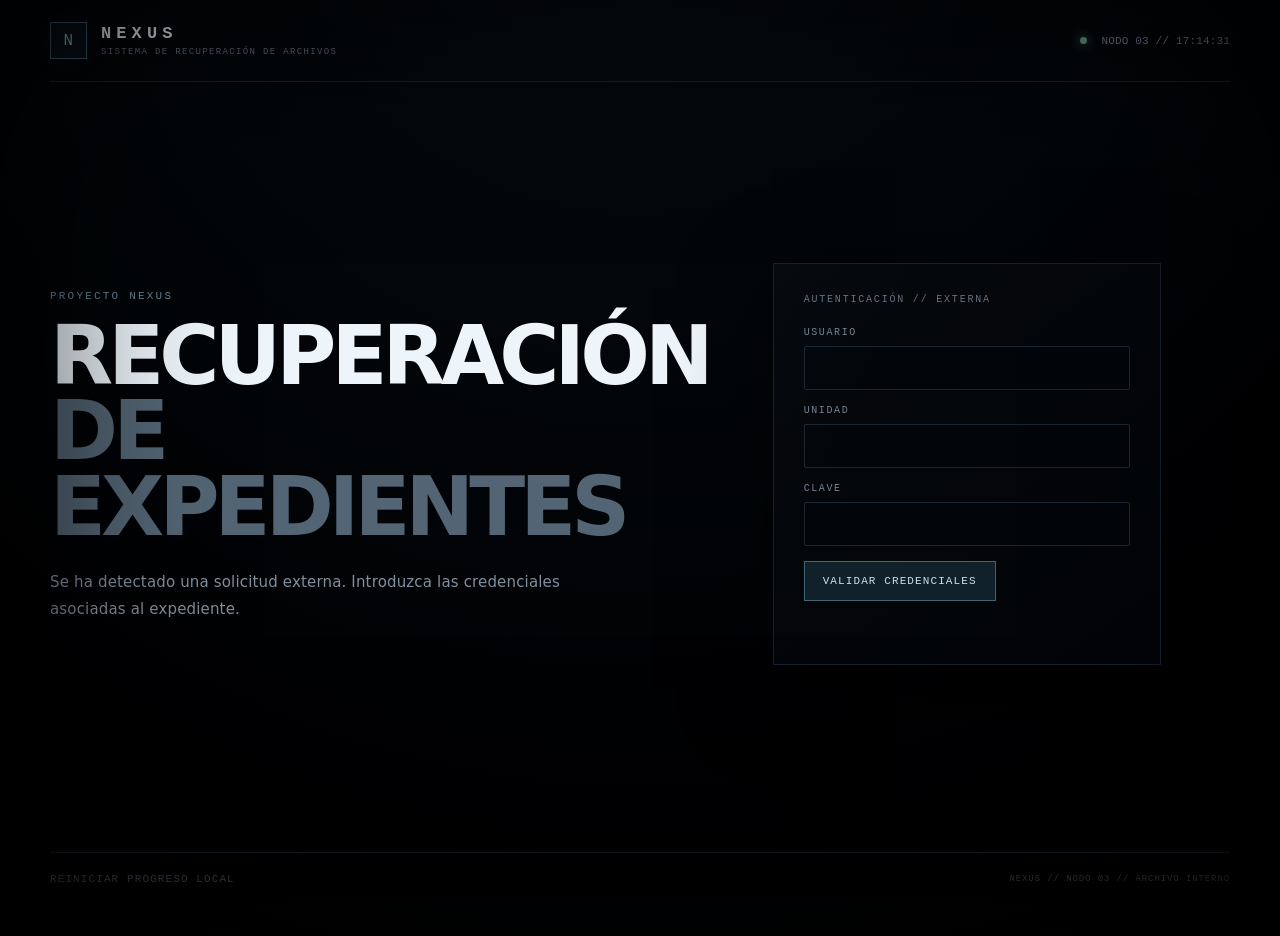
<file: s3cr3t-cas3/index.html>
<!doctype html>
<html lang="es">
<head>
  <meta charset="utf-8">
  <meta name="viewport" content="width=device-width,initial-scale=1">
  <meta name="theme-color" content="#020407">
  <title>PROYECTO NEXUS // NODO 03</title>
  <link rel="stylesheet" href="styles.css">
</head>
<body>

  <div class="scanlines" aria-hidden="true"></div>
  <div class="vignette" aria-hidden="true"></div>
  <main class="shell">
    <header class="topbar">
      <div class="brand"><span class="brand-box">N</span><span><b>NEXUS</b><small>SISTEMA DE RECUPERACIÓN DE ARCHIVOS</small></span></div>
      <div class="node"><i></i> NODO 03 // <span id="clock">--:--:--</span></div>
    </header>

    <section id="screen-login" class="screen active login-screen">
      <div class="login-copy">
        <div class="eyebrow">PROYECTO NEXUS</div>
        <h1>RECUPERACIÓN<br><span>DE EXPEDIENTES</span></h1>
        <p>Se ha detectado una solicitud externa. Introduzca las credenciales asociadas al expediente.</p>
      </div>
      <form id="login-form" class="panel login-panel" autocomplete="off">
        <div class="panel-title">AUTENTICACIÓN // EXTERNA</div>
        <label>USUARIO<input id="login-user" spellcheck="false" required></label>
        <label>UNIDAD<input id="login-unit" spellcheck="false" required></label>
        <label>CLAVE<input id="login-key" type="password" spellcheck="false" required></label>
        <button class="primary" type="submit">VALIDAR CREDENCIALES</button>
        <p id="login-feedback" class="feedback"></p>
      </form>
    </section>

    <section id="screen-loading" class="screen center-screen">
      <div class="panel loading-panel">
        <div class="eyebrow ok">CREDENCIALES ACEPTADAS</div>
        <h2>Recuperando sesión de A. Varela...</h2>
        <div class="progress"><i id="login-bar"></i></div>
        <div id="login-percent" class="percent">0%</div>
      </div>
    </section>

    <section id="screen-dashboard" class="screen">
      <div class="heading"><div><div class="eyebrow">SESIÓN DE INVESTIGACIÓN</div><h2>EXPEDIENTE N-151</h2></div><span id="global-status" class="badge">RECUPERACIÓN EN CURSO</span></div>
      <div class="dashboard-top">
        <article class="panel dossier">
          <div><span>Investigador</span><b>A. Varela</b></div>
          <div><span>Unidad</span><b>025</b></div>
          <div><span>Estado</span><b id="case-status">INCOMPLETO</b></div>
          <div><span>Progreso</span><b id="progress-text">0 / 8</b></div>
        </article>
        <article class="panel evidence">
          <div class="panel-title">DATOS RECUPERADOS</div>
          <div id="evidence-chips" class="chips"><span class="muted-chip">NINGÚN DATO VALIDADO</span></div>
        </article>
      </div>
      <article class="panel security-global">
        <div class="warning-icon">!</div>
        <div><b>POLÍTICA DE VALIDACIÓN</b><p>Las validaciones críticas usan protección anti-fuerza-bruta. Un resultado incorrecto bloquea ese nodo durante <strong>02:00</strong>. Los errores de formato no penalizan.</p></div>
      </article>
      <div id="module-grid" class="module-grid"></div>
      <div id="unlock-toast" class="toast hidden"><b>ÍNDICE ACTUALIZADO</b><span id="toast-copy"></span></div>
    </section>

    <section id="screen-records" class="screen module">
      <button class="back" data-back>← PANEL</button>
      <div class="heading"><div><div class="eyebrow">ARCHIVO 01</div><h2>AUDITORÍA DE REGISTROS</h2></div><span class="badge warn">VALIDACIÓN CRÍTICA</span></div>
      <article class="panel security-warning" data-lock-warning="records">
        <b>ADVERTENCIA DEL SISTEMA</b>
        <p>Cada respuesta incorrecta activa un bloqueo temporal de seguridad de <strong>2 minutos</strong>. Una respuesta correcta siempre se acepta aunque no haya realizado previamente las acciones auxiliares de la interfaz.</p>
        <small>Revise sus conclusiones antes de validar. Errores de formato no activan el bloqueo.</small>
        <div class="lock-status">Intentos incorrectos → bloqueo de <b>02:00</b> <span id="records-lock"></span></div>
      </article>
      <article class="panel">
        <div class="audit-rules">
          <div><small>REGLA A // SESIONES ACTIVAS</small><p>VARELA 22:00–22:37 · MORA 22:38–23:15 · SERRANO 23:16–23:50</p></div>
          <div><small>REGLA B // VENTANA DE EDICIÓN</small><p>Una modificación válida ocurre como máximo 12 minutos después de la creación.</p></div>
          <div><small>REGLA C // CRC POR BLOQUE</small><p>R1–R3 → prefijo A · R4–R6 → prefijo C · R7–R9 → prefijo F.</p></div>
        </div>
        <p class="lead">Localice el único registro que viola <b>simultáneamente las tres reglas</b>. Introduzca el código de fila y el CRC observado.</p>
        <div class="table-wrap"><table><thead><tr><th>Código</th><th>Archivo</th><th>Creado</th><th>Modificado</th><th>Autor</th><th>CRC</th></tr></thead><tbody>
          <tr><td>R1</td><td>OBS_004</td><td>22:04</td><td>22:08</td><td>VARELA</td><td>A1</td></tr>
          <tr><td>R2</td><td>OBS_017</td><td>22:11</td><td>22:17</td><td>VARELA</td><td>A4</td></tr>
          <tr><td>R3</td><td>OBS_025</td><td>22:20</td><td>22:29</td><td>VARELA</td><td>A7</td></tr>
          <tr><td>R4</td><td>MEM_031</td><td>22:39</td><td>22:46</td><td>MORA</td><td>C3</td></tr>
          <tr><td>R5</td><td>MEM_044</td><td>22:47</td><td>22:58</td><td>MORA</td><td>C8</td></tr>
          <tr><td>R6</td><td>MEM_052</td><td>23:01</td><td>23:09</td><td>MORA</td><td>C5</td></tr>
          <tr><td>R7</td><td>OBS_063</td><td>22:24</td><td>23:41</td><td>VARELA</td><td>D2</td></tr>
          <tr><td>R8</td><td>SYS_081</td><td>23:17</td><td>23:24</td><td>SERRANO</td><td>F6</td></tr>
          <tr><td>R9</td><td>OBS_092</td><td>23:30</td><td>23:39</td><td>SERRANO</td><td>F9</td></tr>
        </tbody></table></div>
        <form id="records-form" class="inline-form"><input id="records-input" placeholder="EJ. R4-C3" spellcheck="false" required><button class="primary" data-lock-button="records">VALIDAR AUDITORÍA</button></form>
        <p id="records-feedback" class="feedback"></p>
        <div id="records-result" class="result hidden">ANOMALÍA CONFIRMADA: <b>R7-D2</b> // EXPEDIENTE VINCULADO: <b>OBS_063</b></div>
      </article>
      <div class="hint-area" data-hints="records"></div>
    </section>

    <section id="screen-messages" class="screen module">
      <button class="back" data-back>← PANEL</button>
      <div class="heading"><div><div class="eyebrow">ARCHIVO 02</div><h2>RECONSTRUCCIÓN DE MENSAJES</h2></div><span class="badge warn">VALIDACIÓN CRÍTICA</span></div>
      <article class="panel security-warning" data-lock-warning="messages">
        <b>ADVERTENCIA DEL SISTEMA</b>
        <p>Una respuesta incorrecta activa un bloqueo de <strong>2 minutos</strong>. Si conoce la solución correcta, puede validarla directamente aunque no haya reordenado los mensajes en pantalla.</p>
        <div class="lock-status">Nuevo intento → <b id="messages-lock">DISPONIBLE</b></div>
      </article>
      <article class="panel">
        <p class="lead">El bloque recuperado pertenece al expediente asociado a <b>R7-D2</b>. Los mensajes están desordenados.</p>
        <div class="message-protocol">
          <small>PROTOCOLO DE EXTRACCIÓN</small>
          <p>1) Ordene los mensajes cronológicamente. 2) Tome el fragmento de cada mensaje enviado <b>exactamente 3 minutos</b> después del anterior. 3) Una los fragmentos en orden.</p>
        </div>
        <div id="message-sort" class="message-sort"></div>
        <div class="actions"><button id="messages-reset-order" class="ghost">RESTABLECER ORDEN</button></div>
        <form id="messages-form" class="inline-form"><input id="messages-input" placeholder="RESULTADO EXTRAÍDO" spellcheck="false" required><button class="primary" data-lock-button="messages">VALIDAR RECONSTRUCCIÓN</button></form>
        <p id="messages-feedback" class="feedback"></p>
        <div id="messages-result" class="result hidden">CONVERSACIÓN RECONSTRUIDA // NATURALEZA REAL: <b>CONTENEDOR</b></div>
      </article>
      <div class="hint-area" data-hints="messages"></div>
    </section>

    <section id="screen-catalog" class="screen module">
      <button class="back" data-back>← PANEL</button>
      <div class="heading"><div><div class="eyebrow">ARCHIVO 03</div><h2>CATÁLOGO CRUZADO</h2></div><span class="badge warn">VALIDACIÓN CRÍTICA</span></div>
      <article class="panel security-warning" data-lock-warning="catalog">
        <b>ADVERTENCIA DEL SISTEMA</b>
        <p>Un código de catálogo incorrecto activa un bloqueo de <strong>2 minutos</strong>.</p>
        <div class="lock-status">Nuevo intento → <b id="catalog-lock">DISPONIBLE</b></div>
      </article>
      <article class="panel">
        <div class="catalog-briefing">
          <div class="panel-title">QUÉ ESTÁS VIENDO</div>
          <p>Este archivo contiene varias <b>fichas ECO</b>. Solo una corresponde al registro anómalo <b>R7-D2</b> que recuperaste en el Archivo 01. Tu trabajo es identificar esa ficha comprobando tres condiciones.</p>
          <ol class="catalog-steps">
            <li><b>Comprueba el índice.</b> Suma los dígitos del número ECO y resta sus incidencias abiertas. El resultado debe coincidir con el campo <b>ÍNDICE</b>.</li>
            <li><b>Comprueba la hora.</b> La ficha correcta fue abierta después de MORA (<b>22:19</b>) y antes de VARELA (<b>22:27</b>).</li>
            <li><b>Comprueba el estado.</b> La ficha correcta <b>no</b> puede figurar como ESTABLE. Que una ficha tenga otro estado no la convierte automáticamente en válida: todavía debe superar índice y hora.</li>
          </ol>
          <div class="catalog-example">
            <strong>EJEMPLO DE CÓMO LEER UNA FILA — NO ES LA SOLUCIÓN</strong>
            <p><b>ECO 025</b>: 0 + 2 + 5 = 7; 7 − 2 incidencias = <b>5</b>, así que su índice sí cuadra. Se abrió a las 22:25, dentro de la ventana. Pero su estado es <b>ESTABLE</b>, por lo que queda descartada. Otras filas pueden tener estados anómalos y aun así fallar por índice u hora.</p>
          </div>
          <p class="catalog-goal"><b>Objetivo final:</b> cuando encuentres la única fila que cumple las tres condiciones, escribe <code>NÚMERO-ÍNDICE-CLASE</code>. Los tres datos deben pertenecer a <b>la misma fila ECO</b>. Formato: <code>NÚMERO-ÍNDICE-CLASE</code>.</p>
        </div>
        <div class="catalog-note">
          <small>REFERENCIAS TEMPORALES // R7-D2</small>
          <p>MORA <b>22:19</b> → la ficha debe abrirse después · VARELA <b>22:27</b> → la ficha debe abrirse antes.</p>
        </div>
        <div class="catalog-columns" aria-hidden="true"><b>FICHA</b><b>CLASE</b><b>ÍNDICE</b><b>INCIDENCIAS</b><b>APERTURA</b><b>ESTADO</b></div>
        <div id="eco-list" class="eco-list catalog-table"></div>
        <p class="lead catalog-submit-help">Cuando hayas encontrado la única ficha válida, introduce su <b>NÚMERO + ÍNDICE + CLASE</b>.</p>
        <form id="catalog-form" class="inline-form"><input id="catalog-input" placeholder="NÚMERO-ÍNDICE-CLASE" spellcheck="false" required><button class="primary" data-lock-button="catalog">VALIDAR CÓDIGO</button></form>
        <p id="catalog-feedback" class="feedback"></p>
        <div id="catalog-result" class="result hidden">REFERENCIA CRUZADA: <b>063-8-ESPECTRAL</b></div>
      </article>
      <div class="hint-area" data-hints="catalog"></div>
    </section>

    <section id="screen-caesar" class="screen module">
      <button class="back" data-back>← PANEL</button>
      <div class="heading"><div><div class="eyebrow">ARCHIVO 04</div><h2>CIFRADO DE DESPLAZAMIENTO</h2></div><span class="badge">CÉSAR</span></div>
      <article class="panel cipher-panel">
        <div class="puzzle-briefing"><b>OBJETIVO</b><p>Has recuperado una cadena cifrada. Usa como desplazamiento el <strong>índice</strong> obtenido en el Archivo 03 y desplaza cada letra hacia atrás en el alfabeto. La vista previa te permite comprobar el resultado antes de validarlo.</p><small>TERMINAS CUANDO // obtienes una palabra legible y la introduces exactamente como texto.</small></div>
        <div class="cipher-block"><small>REGISTRO RECUPERADO</small><strong>IZKPQDMZW</strong></div>
        <blockquote>“El desplazamiento coincide con el índice interno de la anomalía.”</blockquote>
        <div class="shift-tool"><label>DESPLAZAMIENTO<input id="shift-input" type="number" min="0" max="25" value="0"></label><div><small>VISTA PREVIA</small><strong id="shift-preview">IZKPQDMZW</strong></div></div>
        <form id="caesar-form" class="inline-form"><input id="caesar-input" placeholder="TEXTO DESCIFRADO" spellcheck="false" required><button class="primary">VALIDAR</button></form>
        <p id="caesar-feedback" class="feedback"></p><div id="caesar-result" class="result hidden">PALABRA RECUPERADA: <b>ARCHIVERO</b></div>
      </article>
      <div class="hint-area" data-hints="caesar"></div>
    </section>

    <section id="screen-sequence" class="screen module">
      <button class="back" data-back>← PANEL</button>
      <div class="heading"><div><div class="eyebrow">ARCHIVO 05</div><h2>SECUENCIA NUMÉRICA</h2></div><span class="badge">ANÁLISIS</span></div>
      <article class="panel puzzle-center"><div class="puzzle-briefing left"><b>OBJETIVO</b><p>Busca una regla que explique <strong>todos</strong> los términos de la serie, no solo la última diferencia. Puedes estudiar diferencias sucesivas o intentar expresar cada término a partir de su posición.</p><small>TERMINAS CUANDO // puedes justificar la regla y calcular el siguiente valor.</small></div><div class="big-sequence">2, 6, 12, 20, 30, 42, <em>?</em></div><p>Determine el siguiente valor de la serie.</p>
        <form id="sequence-form" class="inline-form compact"><input id="sequence-input" inputmode="numeric" placeholder="?" required><button class="primary">VALIDAR</button></form>
        <p id="sequence-feedback" class="feedback"></p><div id="sequence-result" class="result hidden">VALOR RECUPERADO: <b>56</b></div>
      </article>
      <div class="hint-area" data-hints="sequence"></div>
    </section>

    <section id="screen-matrix" class="screen module">
      <button class="back" data-back>← PANEL</button>
      <div class="heading"><div><div class="eyebrow">ARCHIVO 06</div><h2>MATRIZ DE VERIFICACIÓN</h2></div><span class="badge">PATRÓN</span></div>
      <article class="panel puzzle-center"><div class="puzzle-briefing left"><b>OBJETIVO</b><p>Cada fila transforma los <strong>dos números de la izquierda</strong> en el valor de la derecha usando la misma operación. Encuentra una relación que funcione para las dos filas completas antes de aplicarla a 6 y 7.</p><small>TERMINAS CUANDO // una única regla reproduce 13 y 41 y predice el tercer resultado.</small></div><div class="number-matrix"><div>2</div><div>3</div><b>13</b><div>4</div><div>5</div><b>41</b><div>6</div><div>7</div><b>?</b></div><p>Determine el valor que completa la tercera fila.</p>
        <form id="matrix-form" class="inline-form compact"><input id="matrix-input" inputmode="numeric" placeholder="?" required><button class="primary">VALIDAR</button></form>
        <p id="matrix-feedback" class="feedback"></p><div id="matrix-result" class="result hidden">VALOR RECUPERADO: <b>85</b></div>
      </article>
      <div class="hint-area" data-hints="matrix"></div>
    </section>

    <section id="screen-logic" class="screen module">
      <button class="back" data-back>← PANEL</button>
      <div class="heading"><div><div class="eyebrow">ARCHIVO 07</div><h2>LÓGICA DE PERSONAL</h2></div><span class="badge">AUTORIZACIONES</span></div>
      <div class="puzzle-briefing"><b>OBJETIVO</b><p>Asigna los niveles 1, 2, 3 y 4 <strong>una sola vez cada uno</strong>. Aplica todas las restricciones hasta que solo quede una distribución posible; después responde únicamente quién ocupa el nivel 3.</p><small>TERMINAS CUANDO // tu asignación satisface simultáneamente las cinco pistas.</small></div>
      <article class="panel security-warning" data-lock-warning="logic">
        <div><b>VALIDACIÓN CON PENALIZACIÓN</b><p>En este archivo hay solo cuatro candidatos: elegir al azar convertiría el reto en fuerza bruta. Cada empleado incorrecto bloquea el Archivo 07 durante <strong>2 minutos</strong>. Si eliges al correcto, se acepta de inmediato.</p></div>
        <div class="lock-status">Nuevo intento → <b id="logic-lock">DISPONIBLE</b></div>
      </article>
      <article class="panel logic-layout"><div><p>Cuatro empleados ocupan exactamente un nivel distinto entre 1 y 4.</p><ul class="clues"><li>Varela tiene más acceso que Serrano.</li><li>Mora no tiene nivel 1 ni 4.</li><li>Ibarra tiene menos acceso que Mora.</li><li>Serrano no tiene nivel 1.</li><li>Varela no tiene nivel 3.</li></ul></div><div class="logic-question"><p>¿Quién tiene nivel de acceso <b>3</b>?</p><div id="logic-options" class="option-grid"></div></div></article>
      <p id="logic-feedback" class="feedback"></p><div id="logic-result" class="result hidden">RESPONSABLE RECUPERADO: <b>MORA</b></div>
      <div class="hint-area" data-hints="logic"></div>
    </section>

    <section id="screen-grid" class="screen module">
      <button class="back" data-back>← PANEL</button>
      <div class="heading"><div><div class="eyebrow">ARCHIVO 08</div><h2>COORDENADAS DE ARCHIVO</h2></div><span class="badge">MATRIZ 5×5</span></div>
      <div class="puzzle-briefing"><b>OBJETIVO</b><p>La cuadrícula funciona como una tabla de coordenadas: <strong>primero fila (letra), después columna (número)</strong>. Lee las cinco coordenadas en el orden dado y concatena los caracteres obtenidos.</p><small>TERMINAS CUANDO // las cinco posiciones forman una palabra de 5 letras.</small></div>
      <article class="panel grid-layout">
        <div class="coord-grid-wrap"><div class="coord-head"><i></i><b>1</b><b>2</b><b>3</b><b>4</b><b>5</b></div><div id="coord-grid" class="coord-grid"></div></div>
        <div><p>Las coordenadas se leen como <b>fila-columna</b>.</p><div class="coordinates">B2 – C3 – E4 – A5 – D1</div><form id="grid-form" class="inline-form vertical"><input id="grid-input" maxlength="5" placeholder="RESULTADO" spellcheck="false" required><button class="primary">VALIDAR</button></form><p id="grid-feedback" class="feedback"></p><div id="grid-result" class="result hidden">MÉTODO RECUPERADO: <b>LOCAL</b></div></div>
      </article>
      <div class="hint-area" data-hints="grid"></div>
    </section>

    <section id="screen-master" class="screen module">
      <button class="back" data-back>← PANEL</button>
      <div class="heading"><div><div class="eyebrow">ÍNDICE 151</div><h2>CONSTRUCCIÓN DE CLAVE MAESTRA</h2></div><span class="badge warn">ACCESO RESTRINGIDO</span></div>
      <article class="panel security-warning" data-lock-warning="master">
        <b>ADVERTENCIA DEL SISTEMA</b>
        <p>La validación de la clave maestra es crítica. Una combinación incorrecta bloquea el nodo durante <strong>2 minutos</strong>.</p>
        <div class="lock-status">Nuevo intento → <b id="master-lock">DISPONIBLE</b></div>
      </article>
      <article class="panel">
        <div class="puzzle-briefing"><b>OBJETIVO FINAL</b><p>No debes resolver nada nuevo: debes <strong>reutilizar cuatro evidencias ya recuperadas</strong>. Arrástralas/selecciónalas siguiendo exactamente los cuatro rótulos de orden que aparecen debajo.</p><small>TERMINAS CUANDO // los cuatro slots representan anomalía → naturaleza → responsable → método.</small></div>
        <p class="lead">Los datos recuperados contienen la ruta de acceso. Seleccione los cuatro fragmentos en el orden solicitado.</p>
        <div class="master-order"><span>1. CÓDIGO DE ANOMALÍA</span><span>2. NATURALEZA REAL</span><span>3. RESPONSABLE NIVEL 3</span><span>4. MÉTODO DE EJECUCIÓN</span></div>
        <div id="master-slots" class="master-slots"></div>
        <div id="master-bank" class="master-bank"></div>
        <div class="actions"><button id="master-reset" class="ghost">REINICIAR</button><button id="master-check" class="primary" data-lock-button="master">VALIDAR RUTA</button></div>
        <p id="master-feedback" class="feedback"></p>
      </article>
      <div class="hint-area" data-hints="master"></div>
    </section>

    <section id="screen-expedient" class="screen module">
      <button class="back" data-back>← PANEL</button>
      <div class="heading"><div><div class="eyebrow ok">ACCESO CONCEDIDO</div><h2>EXPEDIENTE 151</h2></div><span class="badge ok">DESBLOQUEADO</span></div>
      <article class="panel final-dossier">
        <div class="final-grid"><div><span>Tipo</span><b>CONTENEDOR</b></div><div><span>Estado</span><b>LISTO</b></div><div><span>Método</span><b>EJECUCIÓN LOCAL</b></div><div><span>Responsable</span><b>MORA</b></div></div>
        <blockquote>El archivo no puede abrirse desde el navegador. La recuperación debe completarse en un entorno local.</blockquote>
        <button id="prepare-btn" class="primary large">PREPARAR RECUPERACIÓN</button>
      </article>
    </section>

    <section id="screen-check" class="screen center-screen">
      <article class="panel check-panel"><div class="eyebrow">COMPROBACIÓN DE SISTEMA</div><h2>Validando entorno local...</h2><div id="checks" class="checks"></div><div id="integrity" class="hidden"><p>Validando integridad...</p><div class="progress"><i id="integrity-bar"></i></div><div id="integrity-percent" class="percent">0%</div></div><div id="last-check" class="hidden last-check"><h3>ERROR // FALTA UNA ÚLTIMA COMPROBACIÓN</h3><p>¿Desea continuar aunque el sistema recomienda claramente no hacerlo?</p><div class="two-buttons"><button class="primary continue-anyway">SÍ</button><button class="primary continue-anyway">TAMBIÉN SÍ</button></div></div></article>
    </section>

    <section id="screen-download" class="screen">
      <div class="heading"><div><div class="eyebrow ok">ARCHIVO 151 RECUPERADO</div><h2>TRANSFERENCIA LOCAL</h2></div><span class="badge ok">COMPLETO</span></div>
      <article class="panel download-panel"><p>Seleccione el paquete correspondiente al sistema donde se ejecutará la siguiente fase.</p>
        <div class="archive-password" role="note" aria-label="Contraseña de los archivos descargables">
          <span>CONTRASEÑA DEL ARCHIVO</span>
          <strong>vivafourier2006</strong>
          <small>Use esta contraseña al abrir cualquiera de los dos paquetes descargados.</small>
        </div>
        <div class="downloads">
        <button id="download-windows" class="download-card"><b>WINDOWS</b><span>ARCHIVO_151_WINDOWS.zip</span><em>DESCARGAR</em></button>
        <button id="download-linux" class="download-card"><b>LINUX</b><span>ARCHIVO_151_LINUX.zip</span><em>DESCARGAR</em></button>
      </div><div id="after-download" class="after-download hidden"><h3>TRANSFERENCIA FINALIZADA</h3><p>Contraseña del paquete: <strong>vivafourier2006</strong></p><p>NEXUS ya no se hace responsable de lo que ocurra a continuación.</p><small>Esto es una cláusula legal completamente inventada.</small></div></article>
    </section>

    <footer><button id="reset-progress" class="footer-btn">REINICIAR PROGRESO LOCAL</button><span>NEXUS // NODO 03 // ARCHIVO INTERNO</span></footer>
  </main>
  <dialog id="reset-dialog" class="nexus-dialog" aria-labelledby="reset-dialog-title">
    <form method="dialog" class="nexus-dialog-card">
      <h2 id="reset-dialog-title">REINICIAR PROGRESO</h2>
      <p>Se borrará todo el progreso local de PROYECTO NEXUS en este dispositivo. Esta acción no se puede deshacer.</p>
      <div class="nexus-dialog-actions">
        <button value="cancel">CANCELAR</button>
        <button value="reset" class="danger">REINICIAR</button>
      </div>
    </form>
  </dialog>
  <script src="script.js"></script>
</body>
</html>
</file>
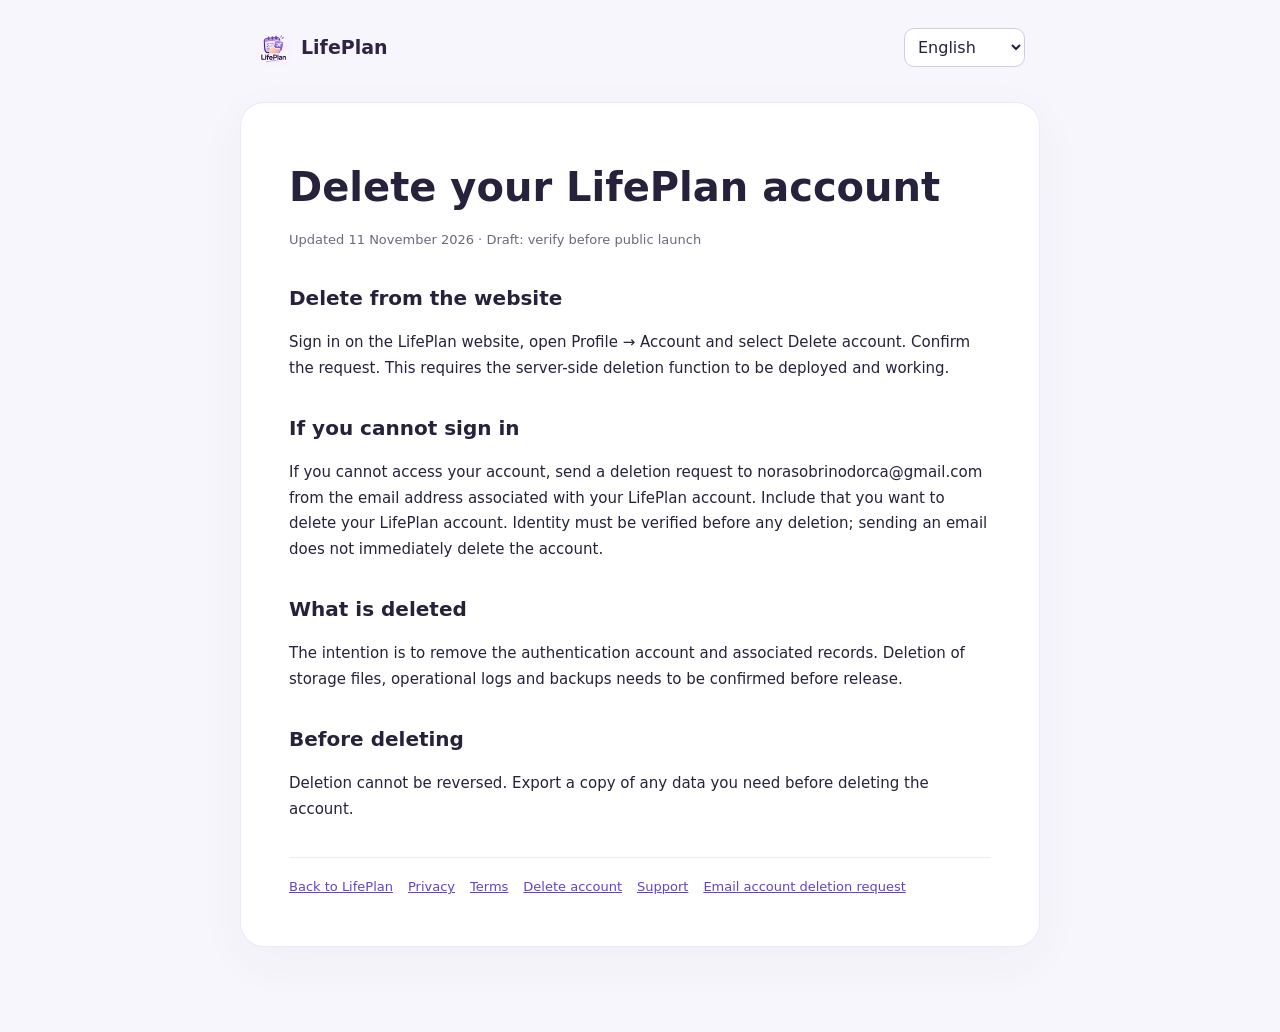
<file: delete-account.html>
<!doctype html><html lang="en"><head><meta charset="utf-8"><meta name="viewport" content="width=device-width,initial-scale=1"><meta name="theme-color" content="#7650e9"><link rel="icon" href="./lifeplan-icon-64.png"><title>LifePlan</title><style>
:root{color-scheme:light;--purple:#7650e9;--ink:#27213b;--muted:#6d687a}
*{box-sizing:border-box}body{margin:0;background:#f7f6fc;font-family:Inter,ui-sans-serif,system-ui,-apple-system,Segoe UI,sans-serif;color:var(--ink);line-height:1.7}
main{max-width:800px;margin:35px auto 85px;background:white;border:1px solid #ece8f7;border-radius:24px;padding:clamp(24px,5vw,48px);box-shadow:0 14px 52px #4a31820a}
a{color:#6342cf}a:hover{text-decoration-thickness:2px}h1{font-size:clamp(28px,5vw,40px);line-height:1.2;margin:12px 0 18px}h2{font-size:20px;margin:30px 0 5px}p,li{font-size:15px}ul{padding-left:21px}.top{max-width:800px;margin:28px auto 0;padding:0 15px;display:flex;justify-content:space-between;align-items:center;gap:10px}
.brand{font-size:19px;font-weight:850;display:flex;align-items:center;gap:9px;text-decoration:none;color:#302345}.brand img{width:37px;height:37px;border-radius:12px}.back{font-weight:700;text-decoration:none}
.meta{font-size:13px;color:var(--muted)}.note{background:#f4efff;border:1px solid #e8dfff;border-radius:13px;padding:14px 16px}.note.warning{background:#fffaf0;border-color:#f1dfb4}.foot{display:flex;flex-wrap:wrap;gap:15px;border-top:1px solid #eee8f8;padding-top:18px;margin-top:35px;font-size:13px}.lang{font:inherit;border:1px solid #d5c9ea;border-radius:10px;padding:8px 9px;background:#fff;color:var(--ink)}
@media(max-width:580px){main{border-radius:0;margin:14px 0 40px;border-left:0;border-right:0}.top{margin-top:18px}}
</style></head><body><header class="top"><a class="brand" href="./"><img src="./lifeplan-icon-64.png" width="37" height="37" alt=""> LifePlan</a><select class="lang" id="lang" aria-label="Language"><option value="en">English</option><option value="es">Español</option><option value="fr">Français</option><option value="pt">Português</option></select></header><main><h1 id="title"></h1><p class="meta" id="updated"></p><div id="sections"></div><nav class="foot" id="footer" aria-label="Related pages"></nav></main><script>
const CONTENT = {"page":"delete-account","translations":{"en":["Delete your LifePlan account",[["Delete from the website","Sign in on the LifePlan website, open Profile → Account and select Delete account. Confirm the request. This requires the server-side deletion function to be deployed and working."],["If you cannot sign in","If you cannot access your account, send a deletion request to norasobrinodorca@gmail.com from the email address associated with your LifePlan account. Include that you want to delete your LifePlan account. Identity must be verified before any deletion; sending an email does not immediately delete the account."],["What is deleted","The intention is to remove the authentication account and associated records. Deletion of storage files, operational logs and backups needs to be confirmed before release."],["Before deleting","Deletion cannot be reversed. Export a copy of any data you need before deleting the account."]]],"es":["Eliminar tu cuenta de LifePlan",[["Desde la web","Inicia sesión en LifePlan, abre Perfil → Cuenta y pulsa Eliminar cuenta. Confirma la solicitud. Para funcionar es necesario que la función de eliminación del servidor esté desplegada."],["Si no puedes entrar","Si no puedes acceder a tu cuenta, envía una solicitud de eliminación a norasobrinodorca@gmail.com desde el correo asociado a tu cuenta de LifePlan. Indica que quieres eliminar tu cuenta. Habrá que verificar tu identidad antes de borrar nada; enviar el correo no elimina la cuenta automáticamente."],["Qué se elimina","Está previsto eliminar la cuenta de autenticación y sus registros asociados. Hay que confirmar el borrado de archivos, registros técnicos y copias de seguridad antes del lanzamiento."],["Antes de borrar","La eliminación no se puede deshacer. Exporta una copia de los datos que necesites."]]],"fr":["Supprimer votre compte LifePlan",[["Depuis le site","Connectez-vous à LifePlan, ouvrez Profil → Compte puis Supprimer le compte. Une fonction de suppression côté serveur doit être déployée."],["Sans accès au compte","Si vous ne pouvez plus accéder à votre compte, envoyez une demande de suppression à norasobrinodorca@gmail.com depuis l’adresse associée à votre compte LifePlan. Précisez que vous demandez la suppression du compte. Votre identité devra être vérifiée avant toute suppression ; l’envoi du message ne supprime pas immédiatement le compte."],["Données supprimées","L’objectif est de supprimer le compte et ses données associées. Les fichiers et sauvegardes doivent encore être vérifiés."],["Avant la suppression","La suppression est irréversible. Exportez vos données avant de continuer."]]],"pt":["Eliminar a tua conta LifePlan",[["A partir do site","Inicia sessão na LifePlan, abre Perfil → Conta e escolhe Eliminar conta. A função de eliminação do servidor tem de estar ativa."],["Se não conseguires entrar","Se não conseguires aceder à tua conta, envia um pedido de eliminação para norasobrinodorca@gmail.com a partir do endereço associado à tua conta LifePlan. Indica que pretendes eliminar a conta. Será necessário verificar a tua identidade; o envio do email não elimina a conta automaticamente."],["Dados eliminados","Pretende-se eliminar a conta e os dados associados. É necessário confirmar a eliminação de ficheiros e cópias de segurança."],["Antes de eliminar","A eliminação é irreversível. Exporta os dados que queiras guardar."]]]},"links":[["privacy","Privacy","Privacidad","Confidentialité","Privacidade"],["terms","Terms","Condiciones","Conditions","Condições"],["delete-account","Delete account","Eliminar cuenta","Supprimer le compte","Eliminar conta"],["support","Support","Soporte","Assistance","Suporte"]]};
function show(lang){
 const v=CONTENT.translations[lang]||CONTENT.translations.en;
 document.documentElement.lang=lang;document.title=v[0]+' — LifePlan';
 document.getElementById('title').textContent=v[0];
 document.getElementById('updated').textContent=({en:'Updated 11 November 2026 · Draft: verify before public launch',es:'Actualizado el 11 de noviembre de 2026 · Borrador: revisar antes del lanzamiento',fr:'Mis à jour le 11 novembre 2026 · Projet à valider avant le lancement',pt:'Atualizado a 11 de novembro de 2026 · Rascunho a validar antes do lançamento'})[lang];
 const sections=document.getElementById('sections');sections.replaceChildren();
 v[1].forEach(([heading,body])=>{const h=document.createElement('h2');h.textContent=heading;const p=document.createElement('p');p.textContent=body;sections.append(h,p)});
 const footer=document.getElementById('footer');footer.replaceChildren();
 CONTENT.links.forEach(item=>{const a=document.createElement('a');a.href='./'+item[0]+'.html';a.textContent=item[['en','es','fr','pt'].indexOf(lang)+1];footer.append(a)});
 const a=document.createElement('a');a.href='./';a.textContent=({en:'Back to LifePlan',es:'Volver a LifePlan',fr:'Retour à LifePlan',pt:'Voltar à LifePlan'})[lang];footer.prepend(a);
 const contact=document.createElement('a');
 const subjects={en:"LifePlan \u2014 Account deletion request",es:"LifePlan \u2014 Solicitud de eliminaci\u00f3n de cuenta",fr:"LifePlan \u2014 Demande de suppression de compte",pt:"LifePlan \u2014 Pedido de elimina\u00e7\u00e3o da conta"};
 contact.href='mailto:norasobrinodorca@gmail.com?subject='+encodeURIComponent(subjects[lang]);
 contact.textContent=({"en": "Email account deletion request", "es": "Solicitar eliminación por correo", "fr": "Demander la suppression par e-mail", "pt": "Pedir eliminação por email"} )[lang];
 footer.append(contact);

}
let lang='en';try{lang=localStorage.getItem('lifeplan-ui-language')||'en'}catch(_){}
if(!['en','es','fr','pt'].includes(lang))lang='en';
document.getElementById('lang').value=lang;show(lang);
document.getElementById('lang').addEventListener('change',e=>{lang=e.target.value;try{localStorage.setItem('lifeplan-ui-language',lang)}catch(_){}show(lang)});
</script></body></html>
</file>
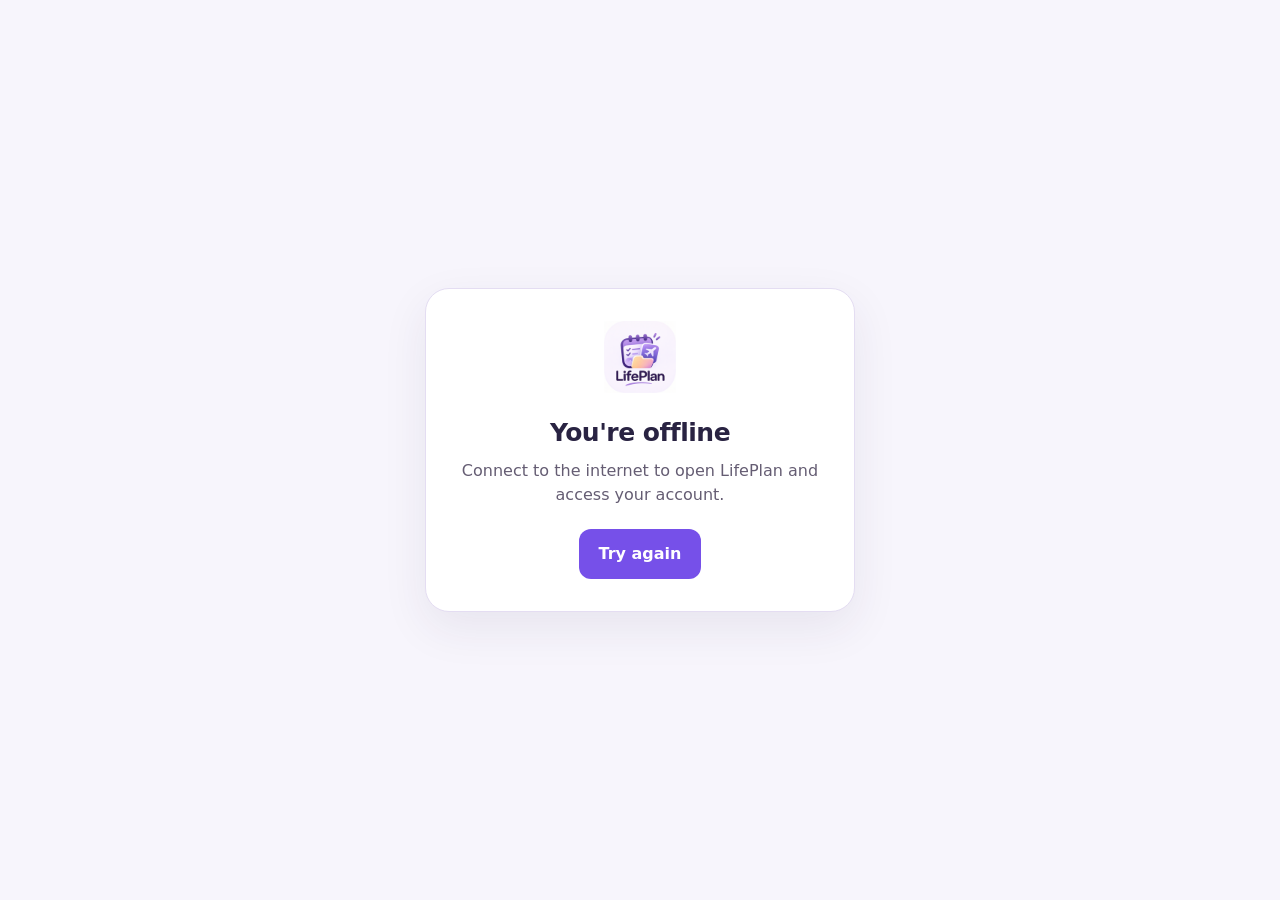
<file: offline.html>
<!doctype html>
<html lang="en"><head><meta charset="utf-8"><meta name="viewport" content="width=device-width,initial-scale=1">
<meta name="theme-color" content="#7650e9"><title>Offline · LifePlan</title>
<link rel="icon" href="./lifeplan-icon-64.png">
<style>*{box-sizing:border-box}body{margin:0;min-height:100dvh;display:grid;place-items:center;background:#f7f5fc;color:#292342;font:16px/1.5 system-ui,-apple-system,Segoe UI,sans-serif;padding:24px}.card{width:min(100%,430px);background:#fff;border:1px solid #e4ddf2;border-radius:24px;padding:32px;box-shadow:0 16px 46px #36245114;text-align:center}img{width:72px;height:72px;object-fit:contain}h1{margin:14px 0 8px;font-size:25px;letter-spacing:-.5px}p{color:#655d73;margin:0 0 22px}button{background:#7650e9;color:#fff;border:0;border-radius:12px;padding:13px 20px;font:inherit;font-weight:700;cursor:pointer}button:focus-visible{outline:3px solid #bfa8fd;outline-offset:3px}</style></head>
<body><main class="card"><img src="./lifeplan-icon-192.png" alt="LifePlan"><h1 id="lpOfflineTitle">You're offline</h1>
<p id="lpOfflineDetail">Connect to the internet to open LifePlan and access your account.</p>
<button id="lpOfflineRetry" type="button" onclick="location.reload()">Try again</button></main><script>(function(){const t={es:["Sin conexión","Conéctate a internet para abrir LifePlan y acceder a tu cuenta.","Reintentar"],en:["You're offline","Connect to the internet to open LifePlan and access your account.","Try again"],fr:["Hors ligne","Connectez-vous à Internet pour ouvrir LifePlan et accéder à votre compte.","Réessayer"],pt:["Sem ligação","Liga-te à internet para abrir o LifePlan e aceder à tua conta.","Tentar novamente"]};let l=(navigator.language||'en').slice(0,2);if(!t[l])l='en';document.documentElement.lang=l;['lpOfflineTitle','lpOfflineDetail','lpOfflineRetry'].forEach((id,i)=>document.getElementById(id).textContent=t[l][i]);})();</script></body></html>
</file>
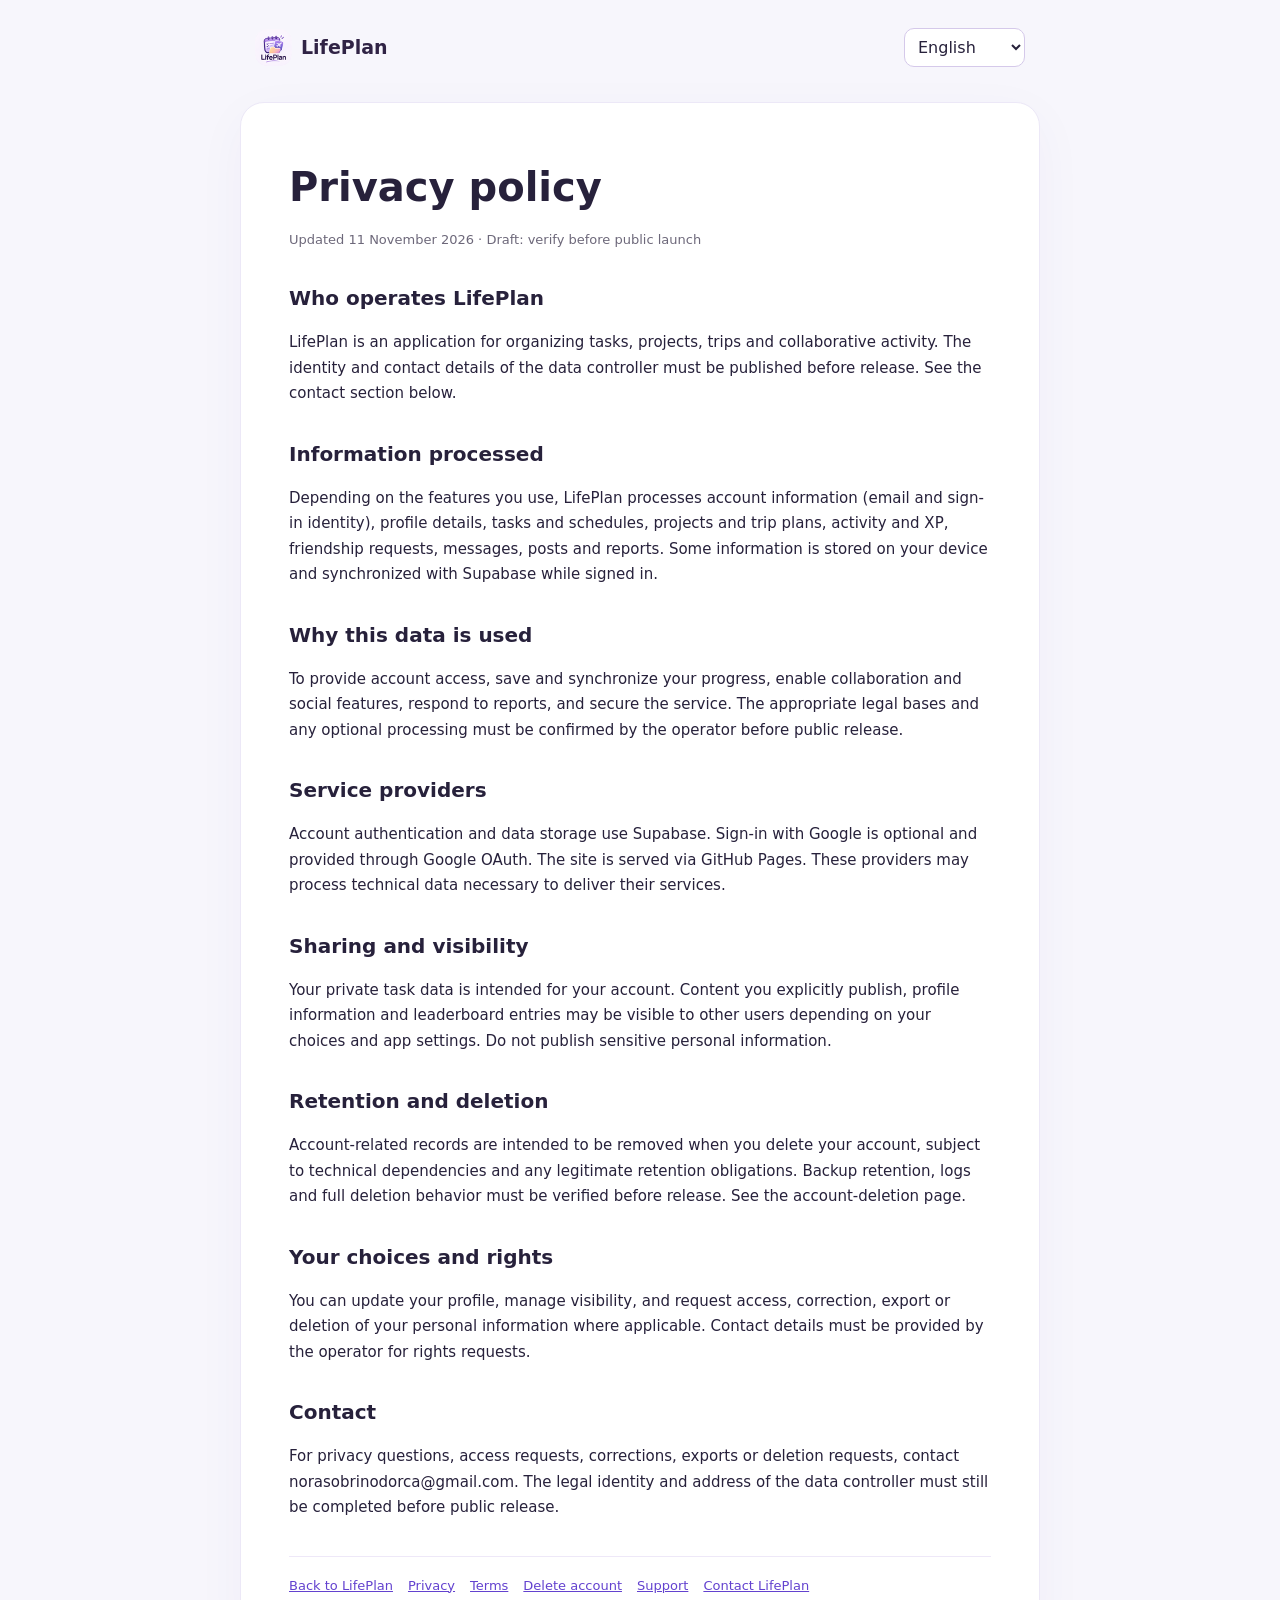
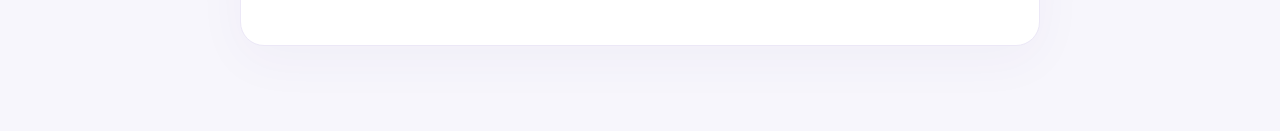
<file: privacy.html>
<!doctype html><html lang="en"><head><meta charset="utf-8"><meta name="viewport" content="width=device-width,initial-scale=1"><meta name="theme-color" content="#7650e9"><link rel="icon" href="./lifeplan-icon-64.png"><title>LifePlan</title><style>
:root{color-scheme:light;--purple:#7650e9;--ink:#27213b;--muted:#6d687a}
*{box-sizing:border-box}body{margin:0;background:#f7f6fc;font-family:Inter,ui-sans-serif,system-ui,-apple-system,Segoe UI,sans-serif;color:var(--ink);line-height:1.7}
main{max-width:800px;margin:35px auto 85px;background:white;border:1px solid #ece8f7;border-radius:24px;padding:clamp(24px,5vw,48px);box-shadow:0 14px 52px #4a31820a}
a{color:#6342cf}a:hover{text-decoration-thickness:2px}h1{font-size:clamp(28px,5vw,40px);line-height:1.2;margin:12px 0 18px}h2{font-size:20px;margin:30px 0 5px}p,li{font-size:15px}ul{padding-left:21px}.top{max-width:800px;margin:28px auto 0;padding:0 15px;display:flex;justify-content:space-between;align-items:center;gap:10px}
.brand{font-size:19px;font-weight:850;display:flex;align-items:center;gap:9px;text-decoration:none;color:#302345}.brand img{width:37px;height:37px;border-radius:12px}.back{font-weight:700;text-decoration:none}
.meta{font-size:13px;color:var(--muted)}.note{background:#f4efff;border:1px solid #e8dfff;border-radius:13px;padding:14px 16px}.note.warning{background:#fffaf0;border-color:#f1dfb4}.foot{display:flex;flex-wrap:wrap;gap:15px;border-top:1px solid #eee8f8;padding-top:18px;margin-top:35px;font-size:13px}.lang{font:inherit;border:1px solid #d5c9ea;border-radius:10px;padding:8px 9px;background:#fff;color:var(--ink)}
@media(max-width:580px){main{border-radius:0;margin:14px 0 40px;border-left:0;border-right:0}.top{margin-top:18px}}
</style></head><body><header class="top"><a class="brand" href="./"><img src="./lifeplan-icon-64.png" width="37" height="37" alt=""> LifePlan</a><select class="lang" id="lang" aria-label="Language"><option value="en">English</option><option value="es">Español</option><option value="fr">Français</option><option value="pt">Português</option></select></header><main><h1 id="title"></h1><p class="meta" id="updated"></p><div id="sections"></div><nav class="foot" id="footer" aria-label="Related pages"></nav></main><script>
const CONTENT = {"page":"privacy","translations":{"en":["Privacy policy",[["Who operates LifePlan","LifePlan is an application for organizing tasks, projects, trips and collaborative activity. The identity and contact details of the data controller must be published before release. See the contact section below."],["Information processed","Depending on the features you use, LifePlan processes account information (email and sign-in identity), profile details, tasks and schedules, projects and trip plans, activity and XP, friendship requests, messages, posts and reports. Some information is stored on your device and synchronized with Supabase while signed in."],["Why this data is used","To provide account access, save and synchronize your progress, enable collaboration and social features, respond to reports, and secure the service. The appropriate legal bases and any optional processing must be confirmed by the operator before public release."],["Service providers","Account authentication and data storage use Supabase. Sign-in with Google is optional and provided through Google OAuth. The site is served via GitHub Pages. These providers may process technical data necessary to deliver their services."],["Sharing and visibility","Your private task data is intended for your account. Content you explicitly publish, profile information and leaderboard entries may be visible to other users depending on your choices and app settings. Do not publish sensitive personal information."],["Retention and deletion","Account-related records are intended to be removed when you delete your account, subject to technical dependencies and any legitimate retention obligations. Backup retention, logs and full deletion behavior must be verified before release. See the account-deletion page."],["Your choices and rights","You can update your profile, manage visibility, and request access, correction, export or deletion of your personal information where applicable. Contact details must be provided by the operator for rights requests."],["Contact","For privacy questions, access requests, corrections, exports or deletion requests, contact norasobrinodorca@gmail.com. The legal identity and address of the data controller must still be completed before public release."]]],"es":["Política de privacidad",[["Responsable","LifePlan permite organizar tareas, proyectos, viajes y actividad compartida. La identidad y los datos de contacto del responsable del tratamiento deben publicarse antes del lanzamiento. Consulta la sección de contacto."],["Datos tratados","Según las funciones utilizadas, LifePlan trata datos de cuenta (correo e identidad de acceso), perfil, tareas, agenda, proyectos, viajes, actividad y XP, solicitudes de amistad, mensajes, publicaciones y denuncias. Parte de los datos se guarda en el dispositivo y se sincroniza con Supabase al iniciar sesión."],["Finalidad","Permitir el acceso, guardar y sincronizar el progreso, ofrecer funciones sociales y de colaboración, gestionar denuncias y proteger el servicio. El responsable deberá confirmar las bases jurídicas y los tratamientos opcionales antes de publicar."],["Proveedores","LifePlan utiliza Supabase para autenticación y almacenamiento; el inicio de sesión con Google es opcional y funciona mediante OAuth. GitHub Pages aloja la web. Estos proveedores pueden tratar datos técnicos necesarios para prestar sus servicios."],["Visibilidad","Las tareas privadas están destinadas únicamente a su titular. El contenido publicado voluntariamente, los datos de perfil y el ranking pueden ser visibles para otros usuarios según la configuración. Evita publicar datos personales sensibles."],["Conservación y eliminación","Los registros vinculados a una cuenta están previstos para su eliminación al borrar la cuenta, sin perjuicio de las dependencias técnicas o de las obligaciones legítimas de conservación. Deben verificarse los plazos de las copias de seguridad, los registros técnicos y el borrado completo antes de publicar."],["Tus derechos","Puedes modificar tu perfil, gestionar la visibilidad y solicitar acceso, rectificación, exportación o supresión de tus datos cuando corresponda. El responsable debe facilitar un contacto válido para estas solicitudes."],["Contacto","Para consultas de privacidad y solicitudes de acceso, rectificación, exportación o eliminación de datos, escribe a norasobrinodorca@gmail.com. Antes del lanzamiento público hay que completar también la identidad legal y la dirección del responsable."]]],"fr":["Politique de confidentialité",[["Responsable","LifePlan permet d’organiser des tâches, projets, voyages et activités partagées. L’identité et les coordonnées du responsable du traitement doivent être ajoutées avant la publication."],["Données traitées","Selon les fonctionnalités utilisées : adresse e-mail et identité de connexion, profil, tâches, projets, voyages, activité et XP, demandes d’amis, messages, publications et signalements. Certaines données restent sur votre appareil et sont synchronisées avec Supabase."],["Finalités","Fournir le compte et la synchronisation, les fonctionnalités sociales, la gestion des signalements et la sécurité. Les bases légales doivent être confirmées avant la publication."],["Prestataires","Supabase assure l’authentification et le stockage ; la connexion Google utilise OAuth ; GitHub Pages héberge le site."],["Visibilité","Les tâches privées sont destinées à votre compte. Les publications, informations de profil et classements peuvent être visibles selon vos choix."],["Conservation et suppression","Les données liées au compte sont destinées à être supprimées lors de sa suppression, sous réserve des obligations légitimes et des limites techniques. La durée de conservation des sauvegardes doit être vérifiée."],["Vos droits","Vous pouvez demander l’accès, la rectification, l’exportation ou la suppression de vos données, selon les règles applicables."],["Contact","Pour toute question de confidentialité ou demande d’accès, de rectification, d’exportation ou de suppression, écrivez à norasobrinodorca@gmail.com. L’identité juridique et l’adresse du responsable doivent encore être précisées avant le lancement public."]]],"pt":["Política de privacidade",[["Responsável","A LifePlan permite organizar tarefas, projetos, viagens e atividades partilhadas. A identidade e os contactos do responsável pelo tratamento têm de ser indicados antes do lançamento."],["Dados tratados","Consoante as funcionalidades utilizadas: email e identidade de acesso, perfil, tarefas, projetos, viagens, atividade e XP, pedidos de amizade, mensagens, publicações e denúncias. Alguns dados ficam no dispositivo e são sincronizados com o Supabase."],["Finalidades","Permitir acesso, sincronização, funcionalidades sociais, gestão de denúncias e segurança. As bases legais têm de ser confirmadas antes do lançamento."],["Prestadores","A autenticação e o armazenamento usam Supabase; o acesso Google usa OAuth; o site está alojado no GitHub Pages."],["Visibilidade","As tarefas privadas destinam-se à própria conta. Publicações, dados de perfil e rankings podem ser visíveis consoante as opções do utilizador."],["Conservação e eliminação","Os dados associados à conta destinam-se a ser eliminados quando a conta é apagada, sem prejuízo de obrigações legítimas ou limites técnicos. É necessário verificar a retenção de cópias de segurança."],["Direitos","Podes solicitar acesso, correção, exportação ou eliminação dos teus dados, quando aplicável."],["Contacto","Para questões de privacidade ou pedidos de acesso, correção, exportação ou eliminação de dados, escreve para norasobrinodorca@gmail.com. A identidade legal e a morada do responsável ainda têm de ser indicadas antes do lançamento público."]]]},"links":[["privacy","Privacy","Privacidad","Confidentialité","Privacidade"],["terms","Terms","Condiciones","Conditions","Condições"],["delete-account","Delete account","Eliminar cuenta","Supprimer le compte","Eliminar conta"],["support","Support","Soporte","Assistance","Suporte"]]};
function show(lang){
 const v=CONTENT.translations[lang]||CONTENT.translations.en;
 document.documentElement.lang=lang;document.title=v[0]+' — LifePlan';
 document.getElementById('title').textContent=v[0];
 document.getElementById('updated').textContent=({en:'Updated 11 November 2026 · Draft: verify before public launch',es:'Actualizado el 11 de noviembre de 2026 · Borrador: revisar antes del lanzamiento',fr:'Mis à jour le 11 novembre 2026 · Projet à valider avant le lancement',pt:'Atualizado a 11 de novembro de 2026 · Rascunho a validar antes do lançamento'})[lang];
 const sections=document.getElementById('sections');sections.replaceChildren();
 v[1].forEach(([heading,body])=>{const h=document.createElement('h2');h.textContent=heading;const p=document.createElement('p');p.textContent=body;sections.append(h,p)});
 const footer=document.getElementById('footer');footer.replaceChildren();
 CONTENT.links.forEach(item=>{const a=document.createElement('a');a.href='./'+item[0]+'.html';a.textContent=item[['en','es','fr','pt'].indexOf(lang)+1];footer.append(a)});
 const a=document.createElement('a');a.href='./';a.textContent=({en:'Back to LifePlan',es:'Volver a LifePlan',fr:'Retour à LifePlan',pt:'Voltar à LifePlan'})[lang];footer.prepend(a);
 const contact=document.createElement('a');
 const subjects={en:"LifePlan \u2014 Support and privacy",es:"LifePlan \u2014 Soporte y privacidad",fr:"LifePlan \u2014 Assistance et confidentialit\u00e9",pt:"LifePlan \u2014 Apoio e privacidade"};
 contact.href='mailto:norasobrinodorca@gmail.com?subject='+encodeURIComponent(subjects[lang]);
 contact.textContent=({"en": "Contact LifePlan", "es": "Contactar con LifePlan", "fr": "Contacter LifePlan", "pt": "Contactar a LifePlan"} )[lang];
 footer.append(contact);

}
let lang='en';try{lang=localStorage.getItem('lifeplan-ui-language')||'en'}catch(_){}
if(!['en','es','fr','pt'].includes(lang))lang='en';
document.getElementById('lang').value=lang;show(lang);
document.getElementById('lang').addEventListener('change',e=>{lang=e.target.value;try{localStorage.setItem('lifeplan-ui-language',lang)}catch(_){}show(lang)});
</script></body></html>
</file>
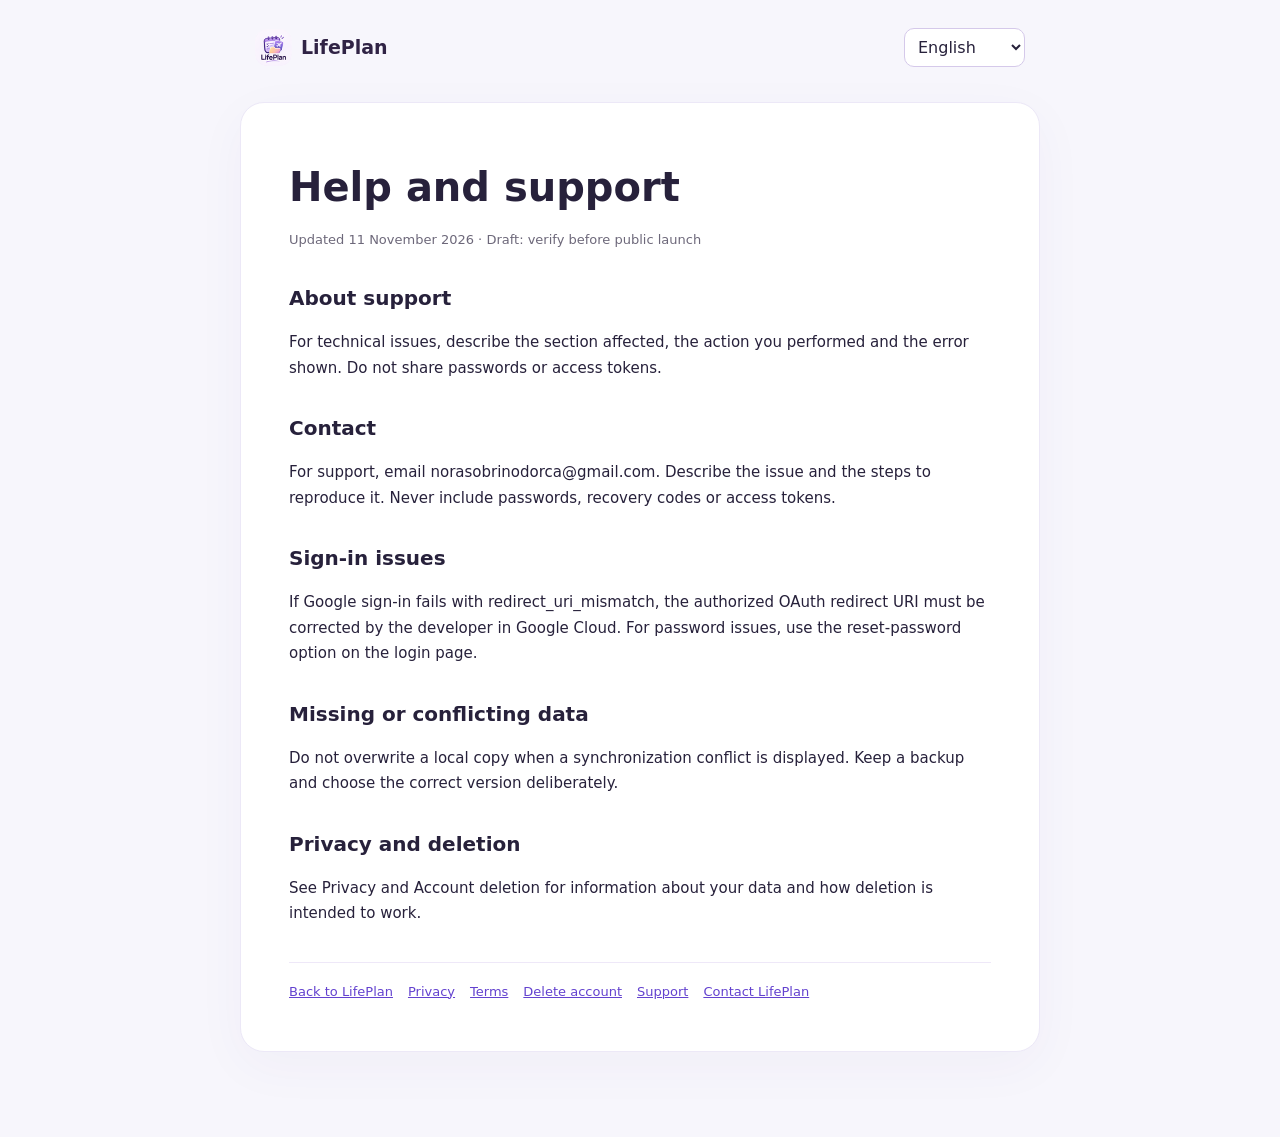
<file: support.html>
<!doctype html><html lang="en"><head><meta charset="utf-8"><meta name="viewport" content="width=device-width,initial-scale=1"><meta name="theme-color" content="#7650e9"><link rel="icon" href="./lifeplan-icon-64.png"><title>LifePlan</title><style>
:root{color-scheme:light;--purple:#7650e9;--ink:#27213b;--muted:#6d687a}
*{box-sizing:border-box}body{margin:0;background:#f7f6fc;font-family:Inter,ui-sans-serif,system-ui,-apple-system,Segoe UI,sans-serif;color:var(--ink);line-height:1.7}
main{max-width:800px;margin:35px auto 85px;background:white;border:1px solid #ece8f7;border-radius:24px;padding:clamp(24px,5vw,48px);box-shadow:0 14px 52px #4a31820a}
a{color:#6342cf}a:hover{text-decoration-thickness:2px}h1{font-size:clamp(28px,5vw,40px);line-height:1.2;margin:12px 0 18px}h2{font-size:20px;margin:30px 0 5px}p,li{font-size:15px}ul{padding-left:21px}.top{max-width:800px;margin:28px auto 0;padding:0 15px;display:flex;justify-content:space-between;align-items:center;gap:10px}
.brand{font-size:19px;font-weight:850;display:flex;align-items:center;gap:9px;text-decoration:none;color:#302345}.brand img{width:37px;height:37px;border-radius:12px}.back{font-weight:700;text-decoration:none}
.meta{font-size:13px;color:var(--muted)}.note{background:#f4efff;border:1px solid #e8dfff;border-radius:13px;padding:14px 16px}.note.warning{background:#fffaf0;border-color:#f1dfb4}.foot{display:flex;flex-wrap:wrap;gap:15px;border-top:1px solid #eee8f8;padding-top:18px;margin-top:35px;font-size:13px}.lang{font:inherit;border:1px solid #d5c9ea;border-radius:10px;padding:8px 9px;background:#fff;color:var(--ink)}
@media(max-width:580px){main{border-radius:0;margin:14px 0 40px;border-left:0;border-right:0}.top{margin-top:18px}}
</style></head><body><header class="top"><a class="brand" href="./"><img src="./lifeplan-icon-64.png" width="37" height="37" alt=""> LifePlan</a><select class="lang" id="lang" aria-label="Language"><option value="en">English</option><option value="es">Español</option><option value="fr">Français</option><option value="pt">Português</option></select></header><main><h1 id="title"></h1><p class="meta" id="updated"></p><div id="sections"></div><nav class="foot" id="footer" aria-label="Related pages"></nav></main><script>
const CONTENT = {"page":"support","translations":{"en":["Help and support",[["About support","For technical issues, describe the section affected, the action you performed and the error shown. Do not share passwords or access tokens."],["Contact","For support, email norasobrinodorca@gmail.com. Describe the issue and the steps to reproduce it. Never include passwords, recovery codes or access tokens."],["Sign-in issues","If Google sign-in fails with redirect_uri_mismatch, the authorized OAuth redirect URI must be corrected by the developer in Google Cloud. For password issues, use the reset-password option on the login page."],["Missing or conflicting data","Do not overwrite a local copy when a synchronization conflict is displayed. Keep a backup and choose the correct version deliberately."],["Privacy and deletion","See Privacy and Account deletion for information about your data and how deletion is intended to work."]]],"es":["Ayuda y soporte",[["Problemas técnicos","Indica en qué sección ocurre el error, qué estabas haciendo y qué mensaje aparece. No compartas contraseñas ni tokens de acceso."],["Contacto","Para solicitar ayuda, escribe a norasobrinodorca@gmail.com. Describe el problema y cómo reproducirlo. No incluyas contraseñas, códigos de recuperación ni tokens."],["Problemas de acceso","Si Google muestra redirect_uri_mismatch, el desarrollador debe corregir la URI autorizada en Google Cloud. Para recuperar una contraseña utiliza la opción de la pantalla de acceso."],["Datos distintos o ausentes","No sobrescribas una copia local si aparece un conflicto de sincronización. Guarda una copia y elige la versión correcta."],["Privacidad y eliminación","Consulta Privacidad y Eliminar cuenta para conocer las opciones relacionadas con tus datos."]]],"fr":["Aide et assistance",[["Problèmes techniques","Indiquez la section concernée, l’action réalisée et le message d’erreur. Ne partagez jamais vos mots de passe ou jetons."],["Contact","Pour obtenir de l’aide, écrivez à norasobrinodorca@gmail.com. Décrivez le problème et les étapes pour le reproduire. Ne partagez jamais de mot de passe, de code de récupération ni de jeton d’accès."],["Connexion","Si Google affiche redirect_uri_mismatch, le développeur doit corriger la redirection OAuth. Utilisez le formulaire de récupération pour les mots de passe."],["Synchronisation","Ne remplacez pas vos données si un conflit de synchronisation est signalé. Conservez une sauvegarde."],["Confidentialité","Consultez les pages Confidentialité et Suppression de compte."]]],"pt":["Ajuda e suporte",[["Problemas técnicos","Indica a secção, a ação realizada e a mensagem de erro. Nunca partilhes palavras-passe ou tokens."],["Contacto","Para obter apoio, escreve para norasobrinodorca@gmail.com. Descreve o problema e como o reproduzir. Não partilhes palavras-passe, códigos de recuperação ou tokens."],["Acesso","Se o Google apresentar redirect_uri_mismatch, o programador deve corrigir o URL OAuth. Usa a recuperação de palavra-passe quando necessário."],["Sincronização","Não substituas dados se surgir um conflito de sincronização. Guarda primeiro uma cópia."],["Privacidade","Consulta Privacidade e Eliminar conta."]]]},"links":[["privacy","Privacy","Privacidad","Confidentialité","Privacidade"],["terms","Terms","Condiciones","Conditions","Condições"],["delete-account","Delete account","Eliminar cuenta","Supprimer le compte","Eliminar conta"],["support","Support","Soporte","Assistance","Suporte"]]};
function show(lang){
 const v=CONTENT.translations[lang]||CONTENT.translations.en;
 document.documentElement.lang=lang;document.title=v[0]+' — LifePlan';
 document.getElementById('title').textContent=v[0];
 document.getElementById('updated').textContent=({en:'Updated 11 November 2026 · Draft: verify before public launch',es:'Actualizado el 11 de noviembre de 2026 · Borrador: revisar antes del lanzamiento',fr:'Mis à jour le 11 novembre 2026 · Projet à valider avant le lancement',pt:'Atualizado a 11 de novembro de 2026 · Rascunho a validar antes do lançamento'})[lang];
 const sections=document.getElementById('sections');sections.replaceChildren();
 v[1].forEach(([heading,body])=>{const h=document.createElement('h2');h.textContent=heading;const p=document.createElement('p');p.textContent=body;sections.append(h,p)});
 const footer=document.getElementById('footer');footer.replaceChildren();
 CONTENT.links.forEach(item=>{const a=document.createElement('a');a.href='./'+item[0]+'.html';a.textContent=item[['en','es','fr','pt'].indexOf(lang)+1];footer.append(a)});
 const a=document.createElement('a');a.href='./';a.textContent=({en:'Back to LifePlan',es:'Volver a LifePlan',fr:'Retour à LifePlan',pt:'Voltar à LifePlan'})[lang];footer.prepend(a);
 const contact=document.createElement('a');
 const subjects={en:"LifePlan \u2014 Support and privacy",es:"LifePlan \u2014 Soporte y privacidad",fr:"LifePlan \u2014 Assistance et confidentialit\u00e9",pt:"LifePlan \u2014 Apoio e privacidade"};
 contact.href='mailto:norasobrinodorca@gmail.com?subject='+encodeURIComponent(subjects[lang]);
 contact.textContent=({"en": "Contact LifePlan", "es": "Contactar con LifePlan", "fr": "Contacter LifePlan", "pt": "Contactar a LifePlan"} )[lang];
 footer.append(contact);

}
let lang='en';try{lang=localStorage.getItem('lifeplan-ui-language')||'en'}catch(_){}
if(!['en','es','fr','pt'].includes(lang))lang='en';
document.getElementById('lang').value=lang;show(lang);
document.getElementById('lang').addEventListener('change',e=>{lang=e.target.value;try{localStorage.setItem('lifeplan-ui-language',lang)}catch(_){}show(lang)});
</script></body></html>
</file>
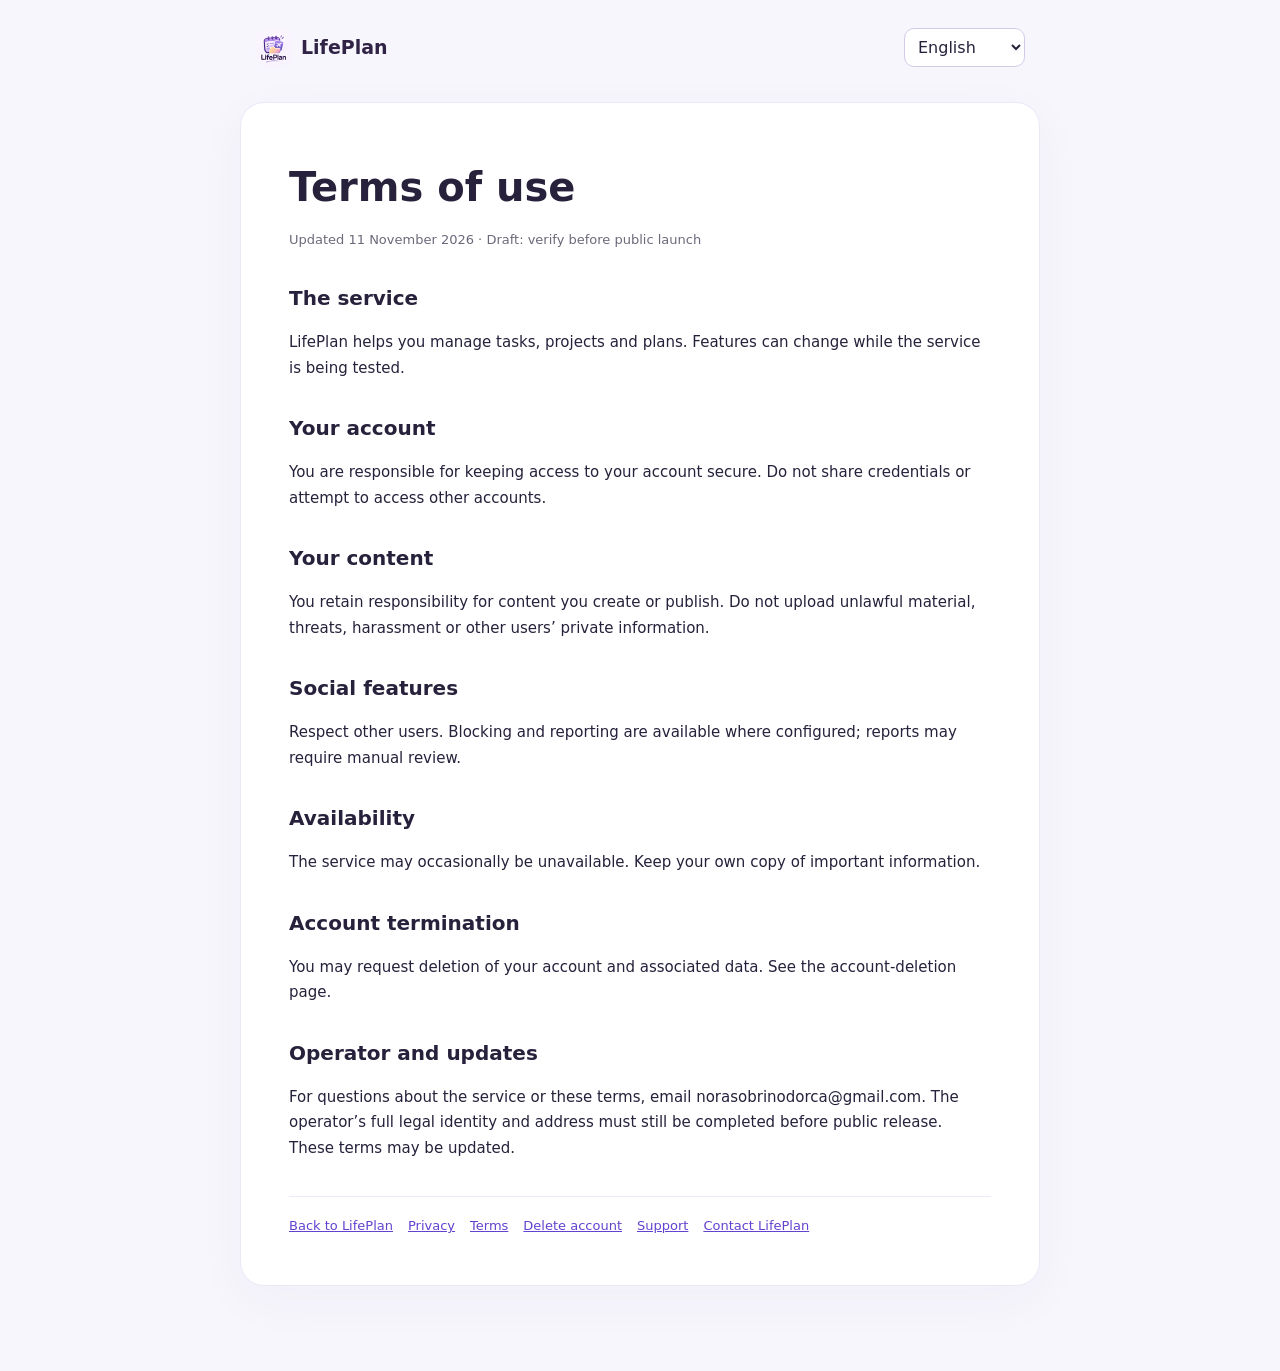
<file: terms.html>
<!doctype html><html lang="en"><head><meta charset="utf-8"><meta name="viewport" content="width=device-width,initial-scale=1"><meta name="theme-color" content="#7650e9"><link rel="icon" href="./lifeplan-icon-64.png"><title>LifePlan</title><style>
:root{color-scheme:light;--purple:#7650e9;--ink:#27213b;--muted:#6d687a}
*{box-sizing:border-box}body{margin:0;background:#f7f6fc;font-family:Inter,ui-sans-serif,system-ui,-apple-system,Segoe UI,sans-serif;color:var(--ink);line-height:1.7}
main{max-width:800px;margin:35px auto 85px;background:white;border:1px solid #ece8f7;border-radius:24px;padding:clamp(24px,5vw,48px);box-shadow:0 14px 52px #4a31820a}
a{color:#6342cf}a:hover{text-decoration-thickness:2px}h1{font-size:clamp(28px,5vw,40px);line-height:1.2;margin:12px 0 18px}h2{font-size:20px;margin:30px 0 5px}p,li{font-size:15px}ul{padding-left:21px}.top{max-width:800px;margin:28px auto 0;padding:0 15px;display:flex;justify-content:space-between;align-items:center;gap:10px}
.brand{font-size:19px;font-weight:850;display:flex;align-items:center;gap:9px;text-decoration:none;color:#302345}.brand img{width:37px;height:37px;border-radius:12px}.back{font-weight:700;text-decoration:none}
.meta{font-size:13px;color:var(--muted)}.note{background:#f4efff;border:1px solid #e8dfff;border-radius:13px;padding:14px 16px}.note.warning{background:#fffaf0;border-color:#f1dfb4}.foot{display:flex;flex-wrap:wrap;gap:15px;border-top:1px solid #eee8f8;padding-top:18px;margin-top:35px;font-size:13px}.lang{font:inherit;border:1px solid #d5c9ea;border-radius:10px;padding:8px 9px;background:#fff;color:var(--ink)}
@media(max-width:580px){main{border-radius:0;margin:14px 0 40px;border-left:0;border-right:0}.top{margin-top:18px}}
</style></head><body><header class="top"><a class="brand" href="./"><img src="./lifeplan-icon-64.png" width="37" height="37" alt=""> LifePlan</a><select class="lang" id="lang" aria-label="Language"><option value="en">English</option><option value="es">Español</option><option value="fr">Français</option><option value="pt">Português</option></select></header><main><h1 id="title"></h1><p class="meta" id="updated"></p><div id="sections"></div><nav class="foot" id="footer" aria-label="Related pages"></nav></main><script>
const CONTENT = {"page":"terms","translations":{"en":["Terms of use",[["The service","LifePlan helps you manage tasks, projects and plans. Features can change while the service is being tested."],["Your account","You are responsible for keeping access to your account secure. Do not share credentials or attempt to access other accounts."],["Your content","You retain responsibility for content you create or publish. Do not upload unlawful material, threats, harassment or other users’ private information."],["Social features","Respect other users. Blocking and reporting are available where configured; reports may require manual review."],["Availability","The service may occasionally be unavailable. Keep your own copy of important information."],["Account termination","You may request deletion of your account and associated data. See the account-deletion page."],["Operator and updates","For questions about the service or these terms, email norasobrinodorca@gmail.com. The operator’s full legal identity and address must still be completed before public release. These terms may be updated."]]],"es":["Condiciones de uso",[["El servicio","LifePlan permite gestionar tareas, proyectos y planes. Algunas funciones pueden cambiar durante las pruebas."],["Tu cuenta","Eres responsable de proteger el acceso a tu cuenta. No compartas contraseñas ni intentes acceder a cuentas ajenas."],["Tu contenido","Eres responsable del contenido que creas o publicas. No publiques material ilícito, amenazas, acoso ni datos privados de otras personas."],["Funciones sociales","Respeta a los demás usuarios. El bloqueo y las denuncias están disponibles cuando están configurados; las denuncias pueden requerir revisión manual."],["Disponibilidad","El servicio puede sufrir interrupciones. Conserva una copia propia de la información importante."],["Eliminación de cuenta","Puedes solicitar la eliminación de tu cuenta y de los datos asociados. Consulta la página de eliminación de cuenta."],["Responsable y cambios","Para consultas sobre el servicio o estas condiciones, escribe a norasobrinodorca@gmail.com. Antes del lanzamiento público debe completarse la identidad legal y la dirección del responsable. Estas condiciones pueden actualizarse."]]],"fr":["Conditions d’utilisation",[["Le service","LifePlan sert à gérer tâches, projets et voyages. Certaines fonctionnalités peuvent évoluer pendant les tests."],["Votre compte","Vous devez protéger l’accès à votre compte et respecter les comptes des autres utilisateurs."],["Votre contenu","Vous êtes responsable de vos contenus. Les messages illégaux, le harcèlement et la divulgation de données privées sont interdits."],["Fonctions sociales","Respectez les autres utilisateurs. Les signalements peuvent nécessiter une vérification manuelle."],["Disponibilité","Des interruptions sont possibles. Conservez une copie des informations importantes."],["Suppression","Vous pouvez demander la suppression de votre compte et des données associées."],["Responsable","Pour toute question concernant le service ou ces conditions, écrivez à norasobrinodorca@gmail.com. L’identité juridique complète et l’adresse du responsable doivent encore être précisées avant le lancement public."]]],"pt":["Termos de utilização",[["O serviço","A LifePlan ajuda a organizar tarefas, projetos e viagens. Algumas funcionalidades podem mudar durante os testes."],["A tua conta","Protege o acesso à tua conta e respeita as contas de outros utilizadores."],["O teu conteúdo","És responsável pelos conteúdos que publicas. Não são permitidos conteúdos ilegais, assédio ou divulgação de dados privados."],["Funcionalidades sociais","Respeita outros utilizadores. As denúncias podem exigir análise manual."],["Disponibilidade","O serviço pode ter interrupções. Guarda uma cópia das informações importantes."],["Eliminação","Podes solicitar a eliminação da conta e dos dados associados."],["Responsável","Para questões sobre o serviço ou estas condições, escreve para norasobrinodorca@gmail.com. A identidade legal completa e a morada do responsável ainda devem ser indicadas antes do lançamento público."]]]},"links":[["privacy","Privacy","Privacidad","Confidentialité","Privacidade"],["terms","Terms","Condiciones","Conditions","Condições"],["delete-account","Delete account","Eliminar cuenta","Supprimer le compte","Eliminar conta"],["support","Support","Soporte","Assistance","Suporte"]]};
function show(lang){
 const v=CONTENT.translations[lang]||CONTENT.translations.en;
 document.documentElement.lang=lang;document.title=v[0]+' — LifePlan';
 document.getElementById('title').textContent=v[0];
 document.getElementById('updated').textContent=({en:'Updated 11 November 2026 · Draft: verify before public launch',es:'Actualizado el 11 de noviembre de 2026 · Borrador: revisar antes del lanzamiento',fr:'Mis à jour le 11 novembre 2026 · Projet à valider avant le lancement',pt:'Atualizado a 11 de novembro de 2026 · Rascunho a validar antes do lançamento'})[lang];
 const sections=document.getElementById('sections');sections.replaceChildren();
 v[1].forEach(([heading,body])=>{const h=document.createElement('h2');h.textContent=heading;const p=document.createElement('p');p.textContent=body;sections.append(h,p)});
 const footer=document.getElementById('footer');footer.replaceChildren();
 CONTENT.links.forEach(item=>{const a=document.createElement('a');a.href='./'+item[0]+'.html';a.textContent=item[['en','es','fr','pt'].indexOf(lang)+1];footer.append(a)});
 const a=document.createElement('a');a.href='./';a.textContent=({en:'Back to LifePlan',es:'Volver a LifePlan',fr:'Retour à LifePlan',pt:'Voltar à LifePlan'})[lang];footer.prepend(a);
 const contact=document.createElement('a');
 const subjects={en:"LifePlan \u2014 Support and privacy",es:"LifePlan \u2014 Soporte y privacidad",fr:"LifePlan \u2014 Assistance et confidentialit\u00e9",pt:"LifePlan \u2014 Apoio e privacidade"};
 contact.href='mailto:norasobrinodorca@gmail.com?subject='+encodeURIComponent(subjects[lang]);
 contact.textContent=({"en": "Contact LifePlan", "es": "Contactar con LifePlan", "fr": "Contacter LifePlan", "pt": "Contactar a LifePlan"} )[lang];
 footer.append(contact);

}
let lang='en';try{lang=localStorage.getItem('lifeplan-ui-language')||'en'}catch(_){}
if(!['en','es','fr','pt'].includes(lang))lang='en';
document.getElementById('lang').value=lang;show(lang);
document.getElementById('lang').addEventListener('change',e=>{lang=e.target.value;try{localStorage.setItem('lifeplan-ui-language',lang)}catch(_){}show(lang)});
</script></body></html>
</file>
<file: s3cr3t-cas3/styles.css>
:root{--bg:#020407;--bg2:#05080d;--panel:#070b11;--panel2:#0a1018;--line:#17212e;--line2:#223246;--text:#c7d1db;--muted:#647181;--white:#edf5fb;--cyan:#70a8bb;--green:#6aa890;--amber:#b59a65;--red:#a66b70;--shadow:0 24px 80px #0009;--mono:"SFMono-Regular",Consolas,"Liberation Mono",monospace;--sans:Inter,ui-sans-serif,system-ui,-apple-system,"Segoe UI",sans-serif}
*{box-sizing:border-box}html{background:#000}body{margin:0;min-height:100vh;background:radial-gradient(circle at 50% -20%,#101a24 0,#060a10 34%,#020407 68%,#010203 100%);color:var(--text);font-family:var(--sans);letter-spacing:.01em}.scanlines{position:fixed;inset:0;pointer-events:none;opacity:.08;background:repeating-linear-gradient(to bottom,transparent 0,transparent 3px,#8cb7c20b 4px);z-index:99}.vignette{position:fixed;inset:0;pointer-events:none;box-shadow:inset 0 0 220px #000;z-index:98}.shell{width:min(1180px,calc(100% - 34px));margin:auto;min-height:100vh;padding-bottom:32px}.topbar{height:82px;display:flex;align-items:center;justify-content:space-between;border-bottom:1px solid var(--line);font-family:var(--mono)}.brand{display:flex;align-items:center;gap:14px}.brand-box{width:37px;height:37px;display:grid;place-items:center;border:1px solid #416174;color:#86b9c7;background:#0a1118;box-shadow:0 0 26px #5c9bb115}.brand b{display:block;color:var(--white);font-size:17px;letter-spacing:.3em}.brand small{display:block;margin-top:4px;color:var(--muted);font-size:9px;letter-spacing:.15em}.node{font-size:11px;color:#788797}.node i{display:inline-block;width:7px;height:7px;border-radius:50%;background:#6a9f89;box-shadow:0 0 12px #6a9f89;margin-right:8px}.screen{display:none;min-height:calc(100vh - 130px);padding:48px 0 54px}.screen.active{display:block}.center-screen{place-items:center}.center-screen.active{display:grid}.login-screen.active{display:grid;grid-template-columns:1.15fr .85fr;gap:64px;align-items:center}.login-copy h1{font-size:clamp(42px,7vw,82px);line-height:.92;margin:16px 0 25px;color:var(--white);font-weight:670;letter-spacing:-.06em}.login-copy h1 span{color:#536574}.login-copy p{max-width:590px;color:#81909e;line-height:1.8;font-size:15px}.eyebrow{font:11px var(--mono);letter-spacing:.2em;color:#698798}.eyebrow.ok{color:#76aa94}.panel{background:linear-gradient(145deg,#080d13f2,#05080df2);border:1px solid var(--line);box-shadow:var(--shadow);position:relative}.panel:before{content:"";position:absolute;inset:0;pointer-events:none;background:linear-gradient(115deg,#ffffff02,transparent 32%)}.login-panel{padding:30px}.panel-title{font:10px var(--mono);letter-spacing:.18em;color:#657383;margin-bottom:22px}.login-panel label,.shift-tool label{display:block;font:10px var(--mono);letter-spacing:.16em;color:#758493;margin:15px 0}.login-panel input,.inline-form input,.shift-tool input{width:100%;margin-top:8px;background:#020509;border:1px solid #1a2733;color:#d9e7ee;font:14px var(--mono);padding:13px 14px;outline:none;border-radius:2px}.login-panel input:focus,.inline-form input:focus,.shift-tool input:focus{border-color:#46697a;box-shadow:0 0 0 3px #46697a12}.primary,.ghost,.back,.footer-btn,.option-grid button,.download-card,.eco-row{font:11px var(--mono);letter-spacing:.1em;cursor:pointer}.primary{border:1px solid #426476;background:#10212a;color:#c9e1ea;padding:13px 18px}.primary:hover{background:#152b37;border-color:#5e8799}.primary.large{padding:16px 24px;margin-top:24px}.ghost{border:1px solid #263443;background:#070b10;color:#8595a3;padding:12px 17px}.feedback{min-height:19px;margin:14px 0 0;color:#b47b7d;font:12px var(--mono);line-height:1.5}.feedback.good{color:#79ae96}.loading-panel{padding:35px;width:min(650px,100%)}.loading-panel h2{font-weight:500;color:#d2dce3}.progress{height:6px;background:#010305;border:1px solid #13202b;margin-top:28px;overflow:hidden}.progress i{height:100%;display:block;width:0;background:linear-gradient(90deg,#315463,#6a9cac);box-shadow:0 0 16px #6b9ead}.percent{text-align:right;font:12px var(--mono);color:#738797;margin-top:9px}.heading{display:flex;justify-content:space-between;align-items:flex-end;gap:20px;margin-bottom:26px}.heading h2{font-size:29px;margin:7px 0 0;color:#d9e2e8;font-weight:540;letter-spacing:.01em}.badge{border:1px solid #293847;background:#091018;color:#778899;padding:8px 11px;font:9px var(--mono);letter-spacing:.14em}.badge.ok{color:#76aa94;border-color:#29443b}.badge.warn{color:#ad9b75;border-color:#4c412a}.dashboard-top{display:grid;grid-template-columns:1.1fr .9fr;gap:16px}.dossier{display:grid;grid-template-columns:repeat(4,1fr)}.dossier>div{padding:20px;border-right:1px solid var(--line)}.dossier>div:last-child{border:0}.dossier span,.final-grid span{display:block;font:9px var(--mono);letter-spacing:.13em;color:#596675;margin-bottom:8px}.dossier b,.final-grid b{font:13px var(--mono);color:#aab7c1}.evidence{padding:18px}.chips{display:flex;gap:7px;flex-wrap:wrap}.chips span{padding:7px 9px;border:1px solid #253540;background:#070e14;color:#8fa8b4;font:10px var(--mono)}.chips .muted-chip{color:#4e5a65}.module-grid{display:grid;grid-template-columns:repeat(4,1fr);gap:12px;margin-top:16px}.module-card{min-height:152px;border:1px solid var(--line);background:#060a0f;padding:19px;text-align:left;color:inherit;cursor:pointer;transition:.2s;position:relative}.module-card:hover:not(:disabled){transform:translateY(-2px);border-color:#314758;background:#091018}.module-card:disabled{cursor:not-allowed;opacity:.38}.module-card.complete{border-color:#254136}.module-card .num{font:9px var(--mono);color:#566572}.module-card h3{color:#bcc8d0;font-size:14px;margin:22px 0 7px}.module-card p{font:10px var(--mono);color:#5f6d79;line-height:1.55;margin:0}.module-card .state{position:absolute;right:14px;top:14px;font:8px var(--mono);color:#5c6c78}.module-card.complete .state{color:#6d9e89}.module-card.master{grid-column:span 2}.toast{position:fixed;right:28px;bottom:28px;background:#091018;border:1px solid #304654;padding:14px 17px;box-shadow:0 18px 50px #000b;z-index:90;font:10px var(--mono);max-width:360px}.toast b{display:block;color:#8eb3c1;margin-bottom:5px}.toast span{color:#687985}.hidden{display:none!important}.back{border:0;background:none;color:#657787;padding:0 0 28px}.module{max-width:1040px;margin:auto}.lead{line-height:1.7;color:#8e9ba6}.table-wrap{overflow:auto;margin-top:22px}table{border-collapse:collapse;width:100%;font:12px var(--mono)}th,td{border-bottom:1px solid #15202a;padding:14px 12px;text-align:left}th{color:#566675;font-size:9px;letter-spacing:.1em}td{color:#919fab}tbody tr{cursor:pointer;transition:.15s}tbody tr:hover{background:#0a1118}tbody tr.selected{background:#101c24;outline:1px solid #315064}.result{margin-top:18px;border-left:2px solid #578273;background:#07110e;padding:13px 15px;font:11px var(--mono);color:#7ba08f}.result b{color:#a8cbbb}.hint-area{margin-top:13px}.hint-box{border:1px solid #252d35;background:#06080b;padding:14px 16px}.hint-btn{border:0;background:none;padding:0;color:#667683;font:10px var(--mono);letter-spacing:.1em;cursor:pointer}.hint-btn:hover{color:#8ca2b1}.hint-text{font:11px var(--mono);color:#7f8d98;margin:12px 0 0;line-height:1.65}.hint-judgement{color:#665c53!important}.terminal{padding:28px;font:13px var(--mono);line-height:1.8}.terminal p span{color:#617b8b}.corrupt-fragments{display:flex;gap:8px;margin:22px 0}.corrupt-fragments button{width:44px;height:38px;background:#0c131a;border:1px solid #24323f;color:#9cadb8;font:14px var(--mono)}.meta-line{color:#647481;border-top:1px solid var(--line);padding-top:17px;font-size:10px}.inline-form{display:flex;gap:10px;margin-top:20px}.inline-form input{margin:0;max-width:370px}.inline-form.compact{justify-content:center}.inline-form.compact input{max-width:120px;text-align:center}.inline-form.vertical{display:grid}.inline-form.vertical input{max-width:none}.eco-list{display:grid;gap:8px;margin-top:22px}.eco-row{display:grid;grid-template-columns:90px 1fr 90px 130px;gap:10px;align-items:center;width:100%;text-align:left;padding:15px 16px;border:1px solid #17222c;background:#060a0f;color:#7f8d99}.eco-row:hover{border-color:#314754;background:#091018}.eco-row b{color:#a6b3bd}.eco-row em{font-style:normal;color:#6f7f8b}.eco-row .bad{color:#9a7976}.cipher-panel{padding:26px}.cipher-block{padding:22px;background:#020406;border:1px solid #13202a;text-align:center}.cipher-block small,.shift-tool small{display:block;color:#586773;font:9px var(--mono);letter-spacing:.16em}.cipher-block strong{display:block;color:#a6bbc5;font:28px var(--mono);letter-spacing:.2em;margin-top:12px}.cipher-panel blockquote,.final-dossier blockquote{border-left:2px solid #283b47;padding:10px 18px;margin:22px 0;color:#7d8b96}.shift-tool{display:grid;grid-template-columns:180px 1fr;gap:24px;align-items:end}.shift-tool strong{display:block;margin-top:8px;font:18px var(--mono);letter-spacing:.14em;color:#89a5b1}.puzzle-center{padding:34px;text-align:center}.big-sequence{font:clamp(22px,4vw,40px) var(--mono);color:#a9b8c2;letter-spacing:.08em;margin:18px 0 30px}.big-sequence em{color:#8099a6}.number-matrix{display:grid;grid-template-columns:repeat(3,90px);justify-content:center;margin:18px auto 30px}.number-matrix>*{height:60px;display:grid;place-items:center;border:1px solid #18242e;font:20px var(--mono);color:#8798a4}.number-matrix b{color:#a8bac5;background:#0a1117}.logic-layout{display:grid;grid-template-columns:1.15fr .85fr;gap:30px;padding:28px}.clues{padding-left:20px;color:#87949f;line-height:2}.logic-question{border-left:1px solid var(--line);padding-left:28px}.option-grid{display:grid;grid-template-columns:1fr 1fr;gap:8px;margin-top:17px}.option-grid button{padding:14px;border:1px solid #1e2c37;background:#070d12;color:#8797a3}.option-grid button:hover{border-color:#3b5666;color:#b1c0c9}.grid-layout{display:grid;grid-template-columns:1fr 1fr;gap:36px;padding:28px;align-items:center}.coord-head,.coord-grid{display:grid;grid-template-columns:36px repeat(5,54px)}.coord-head>*{height:30px;display:grid;place-items:center;color:#566877;font:10px var(--mono)}.coord-grid>*{height:54px;display:grid;place-items:center;border:1px solid #18232d;margin:-1px 0 0 -1px;font:15px var(--mono);color:#8496a2}.coord-grid .row-label{border:0;color:#586b79}.coordinates{font:17px var(--mono);color:#9bacb6;line-height:1.7;margin:20px 0}.master-order{display:grid;grid-template-columns:repeat(4,1fr);gap:8px;margin:22px 0}.master-order span{border:1px solid #17232d;background:#05090d;padding:12px;color:#657786;font:9px var(--mono)}.master-slots{display:grid;grid-template-columns:repeat(4,1fr);gap:8px}.master-slot{min-height:52px;border:1px dashed #2a3a47;display:grid;place-items:center;color:#70828f;font:11px var(--mono)}.master-bank{display:flex;gap:8px;flex-wrap:wrap;margin:20px 0}.master-token{border:1px solid #253540;background:#081017;color:#8fa5b1;padding:11px 13px;font:11px var(--mono);cursor:pointer}.master-token.used{opacity:.25;pointer-events:none}.actions{display:flex;justify-content:flex-end;gap:9px}.final-dossier{padding:28px}.final-grid{display:grid;grid-template-columns:repeat(4,1fr);border:1px solid var(--line)}.final-grid>div{padding:20px;border-right:1px solid var(--line)}.final-grid>div:last-child{border:0}.check-panel{padding:30px;width:min(720px,100%)}.checks{margin:22px 0}.check-item{display:flex;justify-content:space-between;padding:12px 0;border-bottom:1px solid #14202a;font:11px var(--mono);color:#71818e}.check-item b{color:#91a4af}.last-check{border-top:1px solid #23303a;margin-top:25px;padding-top:22px}.last-check h3{font:12px var(--mono);color:#a17c7c}.two-buttons{display:flex;gap:9px}.download-panel{padding:30px}.archive-password{margin-top:20px;padding:16px 18px;border:1px solid #2c4654;background:#081219;display:grid;gap:7px}.archive-password span{font:9px var(--mono);letter-spacing:.16em;color:#6f8896}.archive-password strong{font:18px var(--mono);letter-spacing:.08em;color:#c5dde7;word-break:break-all}.archive-password small{color:#637582;font:10px var(--mono);line-height:1.55}.downloads{display:grid;grid-template-columns:1fr 1fr;gap:12px;margin-top:24px}.download-card{text-align:left;display:grid;gap:10px;border:1px solid #21313d;background:#070d12;color:#8898a4;padding:22px}.download-card:hover{border-color:#426174;background:#0a1218}.download-card b{color:#c3d1d9;font-size:15px}.download-card span{font-size:9px}.download-card em{font-style:normal;color:#7097a7}.download-card.done{border-color:#315043}.download-card.done em{color:#74a68f}.after-download{margin-top:22px;border-top:1px solid var(--line);padding-top:20px}.after-download h3{font:12px var(--mono);color:#88ad9d}.after-download small{color:#4f5a63}footer{border-top:1px solid var(--line);min-height:52px;display:flex;justify-content:space-between;align-items:center;color:#3f4a54;font:9px var(--mono);letter-spacing:.1em}.footer-btn{border:0;background:none;color:#48545e;padding:0}.footer-btn:hover{color:#778792}@media(max-width:850px){.login-screen.active{grid-template-columns:1fr;gap:20px}.login-copy h1{font-size:48px}.dashboard-top,.logic-layout,.grid-layout{grid-template-columns:1fr}.module-grid{grid-template-columns:1fr 1fr}.dossier,.final-grid{grid-template-columns:1fr 1fr}.master-order,.master-slots{grid-template-columns:1fr 1fr}.shift-tool{grid-template-columns:1fr}.logic-question{border:0;border-top:1px solid var(--line);padding:20px 0 0}.eco-row{grid-template-columns:80px 1fr 70px}.eco-row span:last-child{display:none}}@media(max-width:560px){.shell{width:min(100% - 20px,1180px)}.topbar{height:70px}.brand small{display:none}.node{font-size:9px}.screen{padding-top:32px}.heading{align-items:flex-start}.heading .badge{display:none}.module-grid,.downloads{grid-template-columns:1fr}.module-card.master{grid-column:auto}.dashboard-top{display:block}.evidence{margin-top:12px}.dossier{grid-template-columns:1fr 1fr}.dossier>div:nth-child(2){border-right:0}.dossier>div:nth-child(-n+2){border-bottom:1px solid var(--line)}.master-order,.master-slots,.final-grid{grid-template-columns:1fr}.final-grid>div{border-right:0;border-bottom:1px solid var(--line)}.inline-form{display:grid}.eco-row{grid-template-columns:70px 1fr}.eco-row em{display:none}.coord-head,.coord-grid{grid-template-columns:28px repeat(5,44px)}.coord-grid>*{height:44px}.two-buttons{display:grid}.toast{left:10px;right:10px;bottom:10px}}

/* v5 // validaciones críticas e investigación cruzada */
body{background:radial-gradient(circle at 50% -18%,#0a1118 0,#03070b 30%,#010204 70%,#000 100%)}
.panel{background:linear-gradient(145deg,#05080cf7,#020407f7)}
.security-global{display:flex;gap:15px;align-items:flex-start;margin-top:16px;padding:16px 18px;border-color:#342b1d;background:linear-gradient(135deg,#0b0906,#050505)}
.security-global .warning-icon{width:30px;height:30px;flex:0 0 30px;display:grid;place-items:center;border:1px solid #6c5731;color:#b79c66;font:700 14px var(--mono)}
.security-global b,.security-warning>b{font:10px var(--mono);letter-spacing:.16em;color:#b59a65}
.security-global p{margin:5px 0 0;color:#706a60;font:10px var(--mono);line-height:1.65}
.security-warning{padding:18px 20px;margin-bottom:13px;border-color:#4a332c;background:linear-gradient(135deg,#100807,#050505)}
.security-warning p{margin:8px 0;color:#9a7f76;font:11px var(--mono);line-height:1.7}
.security-warning small{color:#62534f;font:9px var(--mono)}
.lock-status{margin-top:13px;border-top:1px solid #30211d;padding-top:11px;color:#75615b;font:10px var(--mono);display:flex;gap:8px;justify-content:space-between;flex-wrap:wrap}
.lock-status .locked{color:#c57972;text-shadow:0 0 12px #a94a4233}
.primary:disabled,.ghost:disabled{opacity:.42;cursor:not-allowed;filter:saturate(.4)}
.audit-rules{display:grid;grid-template-columns:repeat(3,1fr);gap:8px;margin-bottom:20px}
.audit-rules>div,.message-protocol,.catalog-note{border:1px solid #16212b;background:#030609;padding:14px}
.audit-rules small,.message-protocol small,.catalog-note small{font:9px var(--mono);letter-spacing:.13em;color:#6f8592}
.audit-rules p,.message-protocol p,.catalog-note p{font:10px var(--mono);color:#71808b;line-height:1.65;margin:8px 0 0}
#screen-records tbody tr{cursor:default}
#screen-records tbody tr:hover{background:#070b10}
.message-protocol{margin:16px 0 12px}
.message-sort{display:grid;gap:8px;margin:12px 0}
.message-card{position:relative;border:1px solid #17232c;background:#03070a;padding:13px 92px 13px 14px;min-height:82px}
.message-card p{margin:9px 0 0;color:#83909a;font:11px var(--mono);line-height:1.55}
.message-meta{display:flex;gap:13px;align-items:center;font:9px var(--mono)}
.message-meta b{color:#91a9b5}.message-meta span{color:#586976}.message-meta em{font-style:normal;color:#8e7757;border-left:1px solid #27313a;padding-left:13px}.message-meta .fragment-label{display:inline-flex;align-items:center;gap:6px}.message-meta .fragment-label strong{color:#c9b07a;font-weight:800;letter-spacing:.04em}.message-meta .fragment-label .fragment-code{color:#f1dca8;font-weight:900;border:1px solid #665536;background:#17140f;padding:2px 6px;border-radius:3px;letter-spacing:.09em}
.message-move{position:absolute;right:10px;top:10px;bottom:10px;display:grid;grid-template-columns:1fr 1fr;gap:5px;align-content:center}
.message-move button{width:31px;height:31px;background:#080e13;border:1px solid #21303b;color:#758995;font:13px var(--mono);cursor:pointer}
.message-move button:hover:not(:disabled){border-color:#456070;color:#afc0c9}.message-move button:disabled{opacity:.2;cursor:not-allowed}
.catalog-note{margin-bottom:16px;border-color:#23313c}
.catalog-table{gap:6px}
.eco-data-row{grid-template-columns:90px 1fr 90px 75px 105px 120px;cursor:default!important}
.eco-data-row:hover{background:#060a0f!important;border-color:#17222c!important}
.eco-data-row span,.eco-data-row em{font:10px var(--mono)}
.feedback{white-space:pre-line}
@media(max-width:850px){.audit-rules{grid-template-columns:1fr}.eco-data-row{grid-template-columns:80px 1fr 75px 70px}.eco-data-row span:nth-of-type(3),.eco-data-row span:nth-of-type(4){display:none}}
@media(max-width:560px){.security-global{align-items:flex-start}.message-card{padding-right:84px}.message-meta{flex-wrap:wrap;gap:7px}.eco-data-row{grid-template-columns:72px 1fr}.eco-data-row em,.eco-data-row span:nth-of-type(n+2){display:none}}


/* Accesibilidad y robustez visual */
:where(button,a,input,[tabindex]):focus-visible{outline:2px solid var(--green,#7dff8a);outline-offset:3px}
@media (prefers-reduced-motion:reduce){*,*::before,*::after{scroll-behavior:auto!important;animation-duration:.001ms!important;animation-iteration-count:1!important;transition-duration:.001ms!important}}

/* Archivo 03 — briefing y tabla legible */
.catalog-briefing{margin-bottom:18px;padding:22px 24px;border:1px solid #263845;background:linear-gradient(135deg,#09121a,#060a0f);color:#8f9daa;line-height:1.72}
.catalog-briefing .panel-title{margin-bottom:12px;color:#91a9b5}.catalog-briefing p{margin:0 0 13px}
.catalog-steps{margin:14px 0 18px;padding-left:22px}.catalog-steps li{margin:9px 0;padding-left:6px}.catalog-steps b{color:#c4d1d9}
.catalog-example{margin:16px 0;padding:14px 16px;border-left:3px solid #6b8b72;background:#08120e}.catalog-example strong{display:block;margin-bottom:7px;color:#99bea5;font:10px var(--mono);letter-spacing:.08em}.catalog-example p{margin:0;color:#8fa097}
.catalog-goal{padding-top:4px;color:#a9b6bf!important}.catalog-goal code{font:11px var(--mono);color:#d1bd8b;background:#151109;border:1px solid #493e28;padding:3px 6px}
.catalog-columns{display:grid;grid-template-columns:90px 1fr 90px 130px 120px 130px;gap:10px;padding:0 16px 7px;color:#566675;font:9px var(--mono);letter-spacing:.09em}
.catalog-submit-help{margin-top:20px}
@media(max-width:850px){.catalog-columns{grid-template-columns:80px 1fr 70px}.catalog-columns b:nth-child(n+4){display:none}}
@media(max-width:560px){.catalog-briefing{padding:18px}.catalog-columns{grid-template-columns:70px 1fr}.catalog-columns b:nth-child(3){display:none}}

.puzzle-briefing{margin:0 0 20px;padding:16px 18px;border:1px solid #263845;background:linear-gradient(135deg,#09121a,#060a0f);text-align:left}.puzzle-briefing b{display:block;color:#a9bec8;font:10px var(--mono);letter-spacing:.15em;margin-bottom:8px}.puzzle-briefing p{margin:0;color:#82919c;line-height:1.7;font-size:12px}.puzzle-briefing small{display:block;margin-top:10px;color:#667985;font:9px var(--mono);letter-spacing:.08em;line-height:1.6}.puzzle-briefing strong{color:#c6d2d8}.puzzle-briefing.left{text-align:left}

/* P40 — confirmación integrada */
.nexus-dialog{border:0;padding:0;background:transparent;color:inherit;max-width:min(92vw,520px);width:100%}
.nexus-dialog::backdrop{background:rgba(0,0,0,.82);backdrop-filter:blur(4px)}
.nexus-dialog-card{background:#0a0d0a;border:1px solid #4b654b;padding:1.35rem;box-shadow:0 20px 70px rgba(0,0,0,.6)}
.nexus-dialog-card h2{margin-top:0}.nexus-dialog-card p{line-height:1.55;color:#c7d8c7}
.nexus-dialog-actions{display:flex;justify-content:flex-end;gap:.7rem;margin-top:1.1rem}.nexus-dialog-actions .danger{border-color:#9d3b3b;color:#ffd0d0}
</file>
